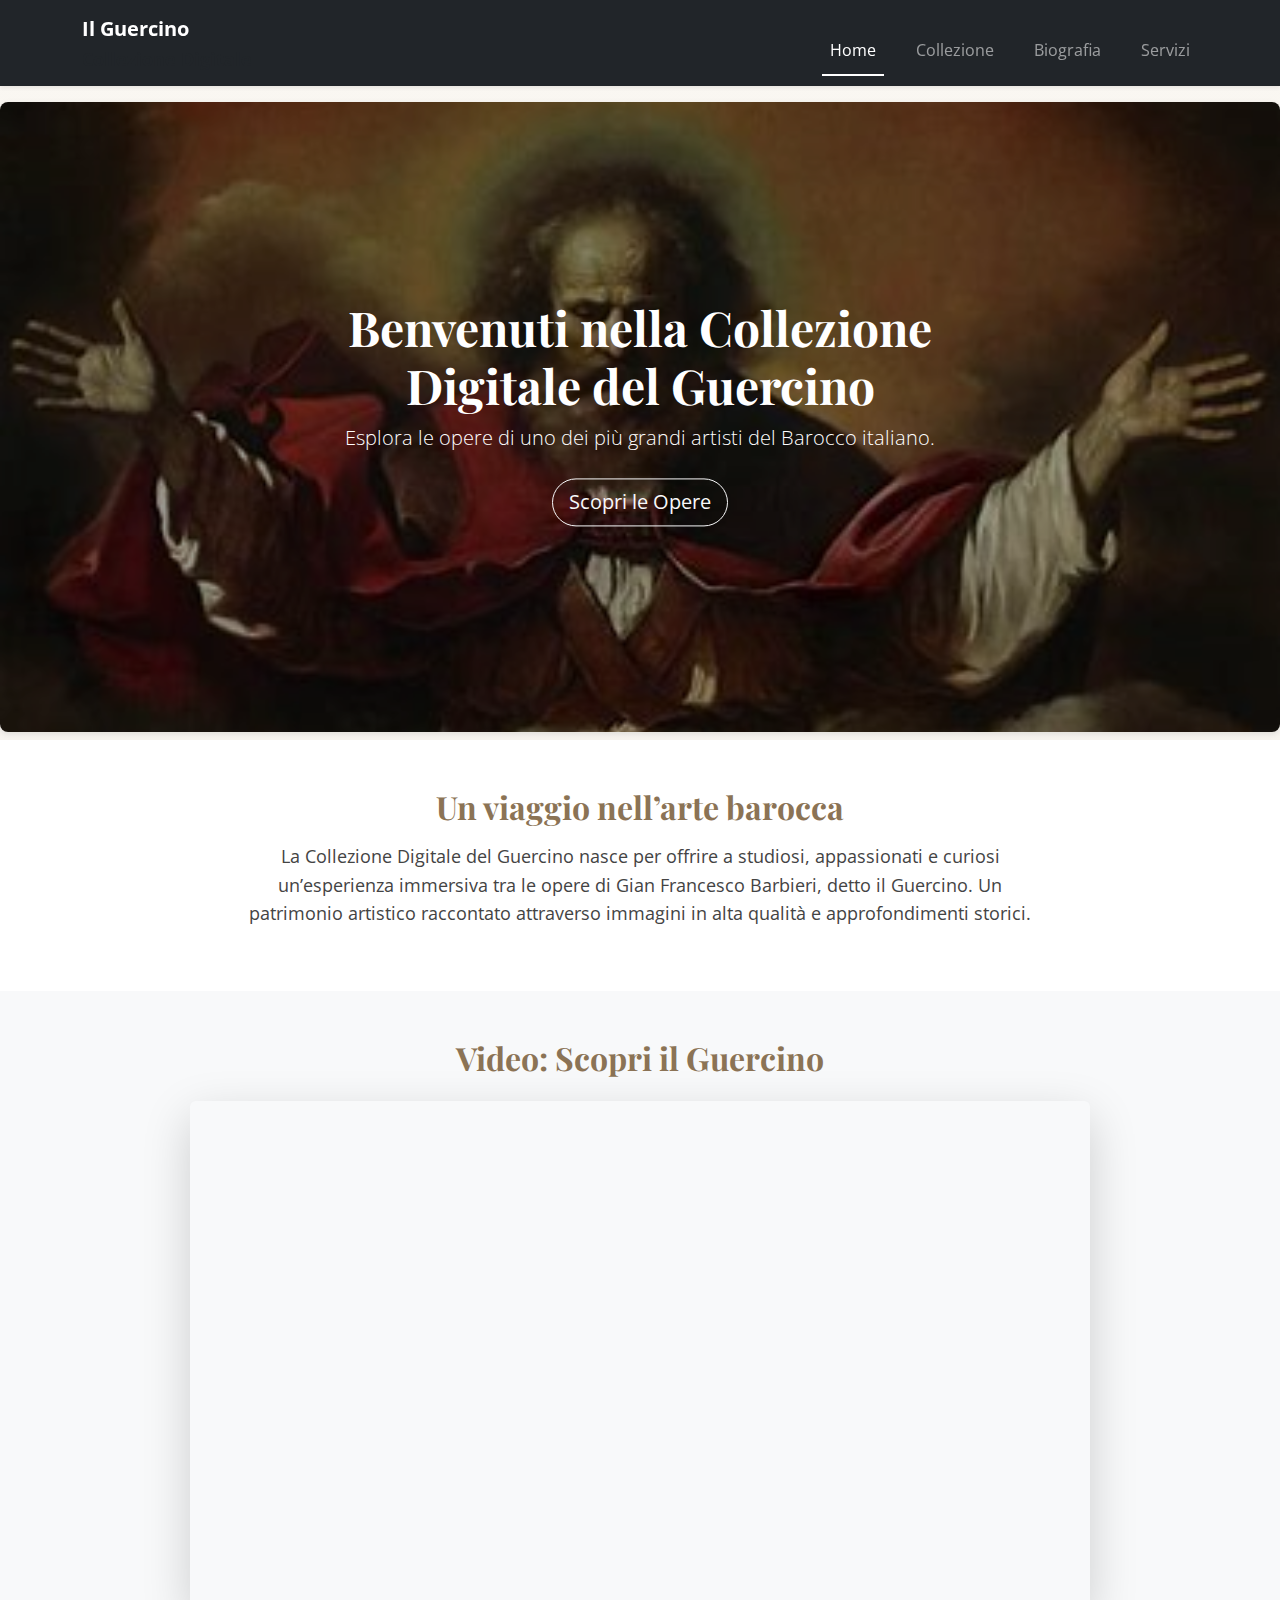
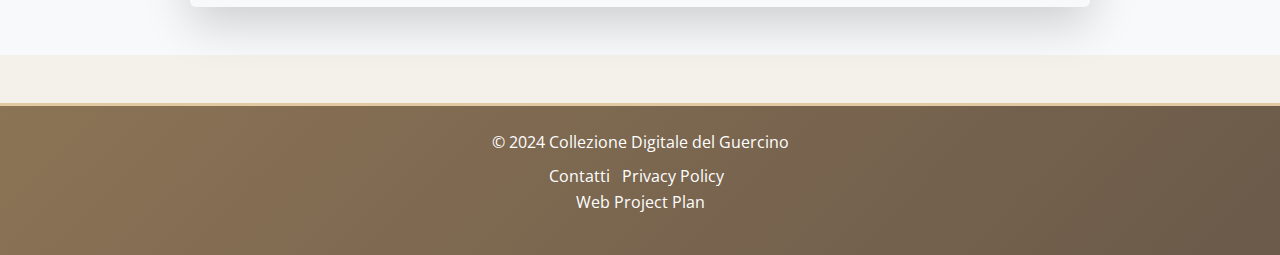
<file: Index.html>
<!DOCTYPE html>
<html lang="it">
<head>
  <meta charset="UTF-8" />
  <meta name="viewport" content="width=device-width, initial-scale=1.0" />
  <title>Il Guercino - Collezione Digitale</title>

  <link rel="icon" type="image/jpg" href="guercino.jpg" />
  <link href="https://cdn.jsdelivr.net/npm/bootstrap@5.3.3/dist/css/bootstrap.min.css" rel="stylesheet" />
  <link href="styles.css" rel="stylesheet" />
  <link rel="preconnect" href="https://fonts.googleapis.com" />
  <link rel="preconnect" href="https://fonts.gstatic.com" crossorigin />
  <link href="https://fonts.googleapis.com/css2?family=Playfair+Display:wght@500;700&family=Open+Sans:wght@400;600&display=swap" rel="stylesheet" />

  <meta name="description" content="Scopri le opere di Gian Francesco Barbieri, detto il Guercino, in questa collezione digitale.">
  <!-- Dublin Core Metadata -->
  <link rel="schema.DC" href="http://purl.org/dc/elements/1.1/" />
  <meta name="DC.Title" content="Collezione Digitale del Guercino" />
  <meta name="DC.Creator" content="Gian Francesco Barbieri, detto il Guercino" />
  <meta name="DC.Subject" content="Francesco Contri" />
  <meta name="DC.Description" content="Collezione digitale delle opere di Gian Francesco Barbieri, detto il Guercino, uno dei più importanti artisti del Barocco italiano." />
  <meta name="DC.Publisher" content="Collezione Digitale del Guercino" />
  <meta name="DC.Contributor" content="Studenti, Ricercatori, Appassionati d'arte" />
  <meta name="DC.Date" content="2024-12-15" />
  <meta name="DC.Type" content="Collezione Digitale" />
  <meta name="DC.Format" content="text/html" />
  <meta name="DC.Identifier" content="https://www.collezionedigitale-guercino.it/index.html" />
  <meta name="DC.Language" content="it" />
  <meta name="DC.Rights" content="Copyright © 2024 Collezione Digitale del Guercino. Tutti i diritti riservati." />
</head>

<body class="bg-light text-dark" style="font-family:'Open Sans', sans-serif;">

  <!-- Navbar -->
  <nav class="navbar navbar-expand-lg navbar-dark bg-dark shadow-sm sticky-top">
    <div class="container">
      <a class="navbar-brand fw-bold" href="index.html">
        Il Guercino <small class="d-block text-muted">Collezione Digitale</small>
      </a>
      <button class="navbar-toggler" type="button" data-bs-toggle="collapse" data-bs-target="#navbarNav">
        <span class="navbar-toggler-icon"></span>
      </button>
      <div class="collapse navbar-collapse justify-content-end" id="navbarNav">
        <ul class="navbar-nav">
          <li class="nav-item"><a class="nav-link active" href="index.html">Home</a></li>
          <li class="nav-item"><a class="nav-link" href="collezione.html">Collezione</a></li>
          <li class="nav-item"><a class="nav-link" href="biografia.html">Biografia</a></li>
          <li class="nav-item"><a class="nav-link" href="servizi.html">Servizi</a></li>
        </ul>
      </div>
    </div>
  </nav>

  <!-- Hero -->
  <section class="position-relative text-white text-center hero-section">
    <img src="home.jfif" class="img-fluid w-100" style="height: 70vh; object-fit: cover; filter: brightness(60%);" alt="Opera del Guercino">
    <div class="position-absolute top-50 start-50 translate-middle">
      <h1 class="display-5 fw-bold" style="font-family:'Playfair Display',serif;">Benvenuti nella Collezione Digitale del Guercino</h1>
      <p class="lead mb-4">Esplora le opere di uno dei più grandi artisti del Barocco italiano.</p>
      <a href="collezione.html" class="btn btn-outline-light btn-lg rounded-pill">Scopri le Opere</a>
    </div>
  </section>

  <!-- Intro -->
  <section class="py-5 bg-white text-center">
    <div class="container">
      <h2 class="mb-3 fw-bold" style="font-family:'Playfair Display',serif; color:#8B7355;">Un viaggio nell’arte barocca</h2>
      <p class="mx-auto" style="max-width:800px; font-size:1.1rem; color:#444;">
        La Collezione Digitale del Guercino nasce per offrire a studiosi, appassionati e curiosi
        un’esperienza immersiva tra le opere di Gian Francesco Barbieri, detto il Guercino.
        Un patrimonio artistico raccontato attraverso immagini in alta qualità e approfondimenti storici.
      </p>
    </div>
  </section>

  <!-- Sezione Video -->
  <section class="py-5 bg-light">
    <div class="container text-center">
      <h2 class="mb-4 fw-bold" style="font-family:'Playfair Display',serif; color:#8B7355;">Video: Scopri il Guercino</h2>
      <div class="ratio ratio-16x9 shadow-lg rounded overflow-hidden" style="max-width:900px; margin:0 auto;">
        <iframe
  src="https://www.youtube-nocookie.com/embed/EBA9XjqJN2c?autoplay=0&modestbranding=1&rel=0"
  title="Video Il Guercino"
  allow="accelerometer; autoplay; clipboard-write; encrypted-media; gyroscope; picture-in-picture"
  allowfullscreen
></iframe>

      </div>
    </div>
  </section>

  <!-- Footer -->
  <footer class="bg-dark text-white text-center py-4 mt-5">
    <div class="container">
      <p class="mb-2">&copy; 2024 Collezione Digitale del Guercino</p>
      <ul class="list-inline">
        <li class="list-inline-item"><a href="#" class="text-white text-decoration-none">Contatti</a></li>
        <li class="list-inline-item"><a href="#" class="text-white text-decoration-none">Privacy Policy</a></li>
        <li class="nav-item"><a class="nav-link" href="project-plan.html">Web Project Plan</a></li>
      </ul>
    </div>
  </footer>

  <script src="https://cdn.jsdelivr.net/npm/bootstrap@5.3.3/dist/js/bootstrap.bundle.min.js"></script>
</body>
</html>
</file>
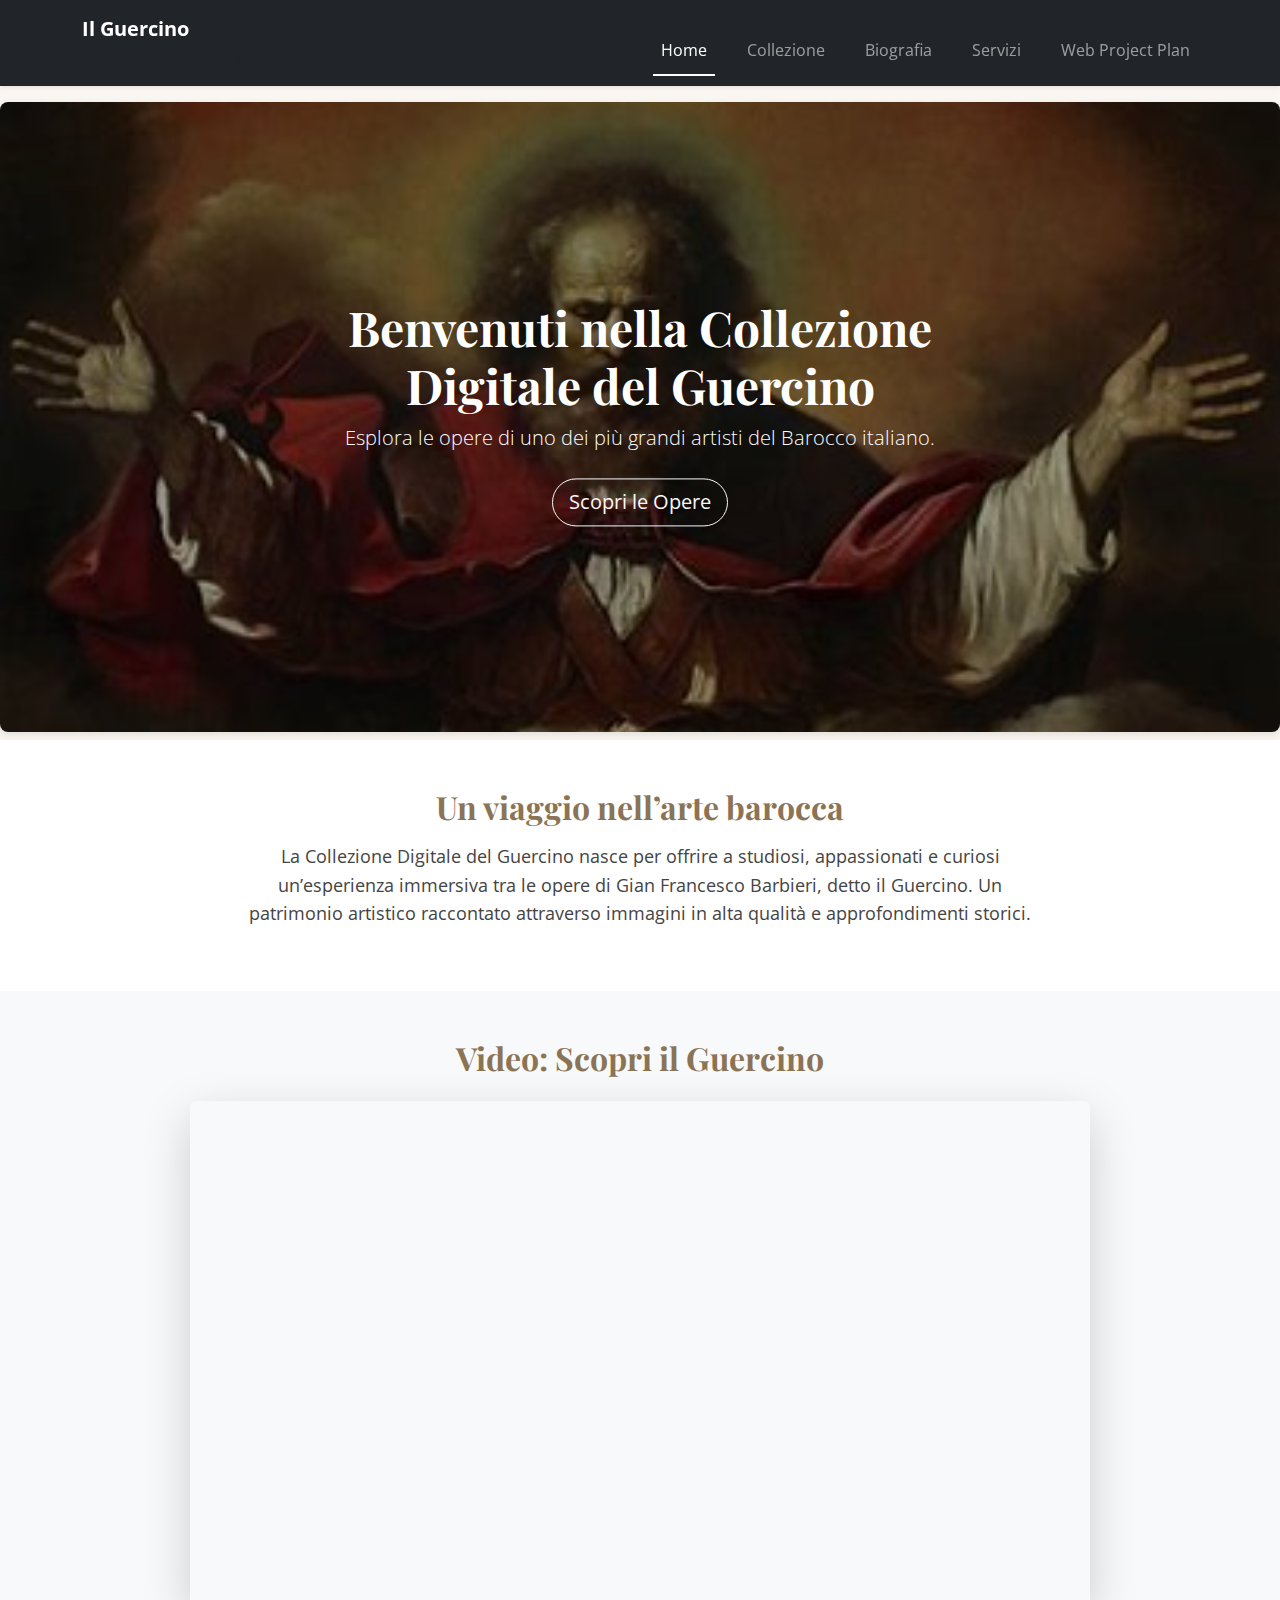
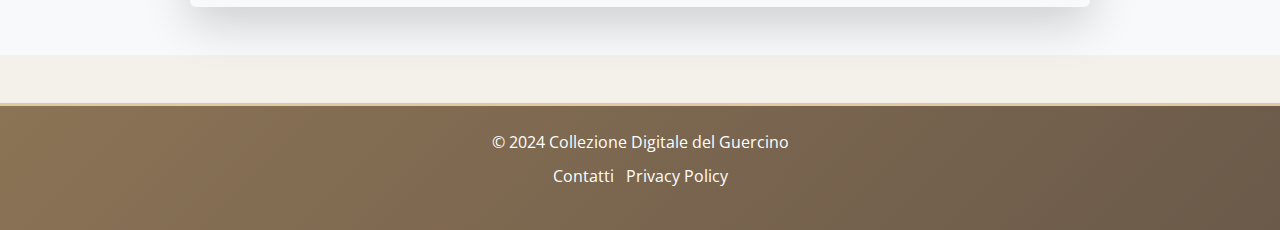
<file: index.html>
<!DOCTYPE html>
<html lang="it">
<head>
  <meta charset="UTF-8" />
  <meta name="viewport" content="width=device-width, initial-scale=1.0" />
  <title>Il Guercino - Collezione Digitale</title>

  <link rel="icon" type="image/jpg" href="guercino.jpg" />
  <link href="https://cdn.jsdelivr.net/npm/bootstrap@5.3.3/dist/css/bootstrap.min.css" rel="stylesheet" />
  <link href="styles.css" rel="stylesheet" />
  <link rel="preconnect" href="https://fonts.googleapis.com" />
  <link rel="preconnect" href="https://fonts.gstatic.com" crossorigin />
  <link href="https://fonts.googleapis.com/css2?family=Playfair+Display:wght@500;700&family=Open+Sans:wght@400;600&display=swap" rel="stylesheet" />

  <meta name="description" content="Scopri le opere di Gian Francesco Barbieri, detto il Guercino, in questa collezione digitale.">
  <!-- Dublin Core Metadata -->
  <link rel="schema.DC" href="http://purl.org/dc/elements/1.1/" />
  <meta name="DC.Title" content="Collezione Digitale del Guercino" />
  <meta name="DC.Creator" content="Gian Francesco Barbieri, detto il Guercino" />
  <meta name="DC.Subject" content="Francesco Contri" />
  <meta name="DC.Description" content="Collezione digitale delle opere di Gian Francesco Barbieri, detto il Guercino, uno dei più importanti artisti del Barocco italiano." />
  <meta name="DC.Publisher" content="Collezione Digitale del Guercino" />
  <meta name="DC.Contributor" content="Studenti, Ricercatori, Appassionati d'arte" />
  <meta name="DC.Date" content="2024-12-15" />
  <meta name="DC.Type" content="Collezione Digitale" />
  <meta name="DC.Format" content="text/html" />
  <meta name="DC.Identifier" content="https://www.collezionedigitale-guercino.it/index.html" />
  <meta name="DC.Language" content="it" />
  <meta name="DC.Rights" content="Copyright © 2024 Collezione Digitale del Guercino. Tutti i diritti riservati." />
</head>

<body class="bg-light text-dark" style="font-family:'Open Sans', sans-serif;">

  <!-- Navbar -->
  <nav class="navbar navbar-expand-lg navbar-dark bg-dark shadow-sm sticky-top">
    <div class="container">
      <a class="navbar-brand fw-bold" href="index.html">
        Il Guercino <small class="d-block text-muted">Collezione Digitale</small>
      </a>
      <button class="navbar-toggler" type="button" data-bs-toggle="collapse" data-bs-target="#navbarNav">
        <span class="navbar-toggler-icon"></span>
      </button>
      <div class="collapse navbar-collapse justify-content-end" id="navbarNav">
        <ul class="navbar-nav">
          <li class="nav-item"><a class="nav-link active" href="index.html">Home</a></li>
          <li class="nav-item"><a class="nav-link" href="collezione.html">Collezione</a></li>
          <li class="nav-item"><a class="nav-link" href="biografia.html">Biografia</a></li>
          <li class="nav-item"><a class="nav-link" href="servizi.html">Servizi</a></li>
          <li class="nav-item"><a class="nav-link" href="project-plan.html">Web Project Plan</a></li>
        </ul>
      </div>
    </div>
  </nav>

  <!-- Hero -->
  <section class="position-relative text-white text-center hero-section">
    <img src="home.jfif" class="img-fluid w-100" style="height: 70vh; object-fit: cover; filter: brightness(60%);" alt="Opera del Guercino">
    <div class="position-absolute top-50 start-50 translate-middle">
      <h1 class="display-5 fw-bold" style="font-family:'Playfair Display',serif;">Benvenuti nella Collezione Digitale del Guercino</h1>
      <p class="lead mb-4">Esplora le opere di uno dei più grandi artisti del Barocco italiano.</p>
      <a href="collezione.html" class="btn btn-outline-light btn-lg rounded-pill">Scopri le Opere</a>
    </div>
  </section>

  <!-- Intro -->
  <section class="py-5 bg-white text-center">
    <div class="container">
      <h2 class="mb-3 fw-bold" style="font-family:'Playfair Display',serif; color:#8B7355;">Un viaggio nell’arte barocca</h2>
      <p class="mx-auto" style="max-width:800px; font-size:1.1rem; color:#444;">
        La Collezione Digitale del Guercino nasce per offrire a studiosi, appassionati e curiosi
        un’esperienza immersiva tra le opere di Gian Francesco Barbieri, detto il Guercino.
        Un patrimonio artistico raccontato attraverso immagini in alta qualità e approfondimenti storici.
      </p>
    </div>
  </section>

  <!-- Sezione Video -->
  <section class="py-5 bg-light">
    <div class="container text-center">
      <h2 class="mb-4 fw-bold" style="font-family:'Playfair Display',serif; color:#8B7355;">Video: Scopri il Guercino</h2>
      <div class="ratio ratio-16x9 shadow-lg rounded overflow-hidden" style="max-width:900px; margin:0 auto;">
        <iframe
  src="https://www.youtube-nocookie.com/embed/EBA9XjqJN2c?autoplay=0&modestbranding=1&rel=0"
  title="Video Il Guercino"
  allow="accelerometer; autoplay; clipboard-write; encrypted-media; gyroscope; picture-in-picture"
  allowfullscreen
></iframe>

      </div>
    </div>
  </section>

  <!-- Footer -->
  <footer class="bg-dark text-white text-center py-4 mt-5">
    <div class="container">
      <p class="mb-2">&copy; 2024 Collezione Digitale del Guercino</p>
      <ul class="list-inline">
        <li class="list-inline-item"><a href="#" class="text-white text-decoration-none">Contatti</a></li>
        <li class="list-inline-item"><a href="#" class="text-white text-decoration-none">Privacy Policy</a></li>
      </ul>
    </div>
  </footer>

  <script src="https://cdn.jsdelivr.net/npm/bootstrap@5.3.3/dist/js/bootstrap.bundle.min.js"></script>
</body>
</html>
</file>
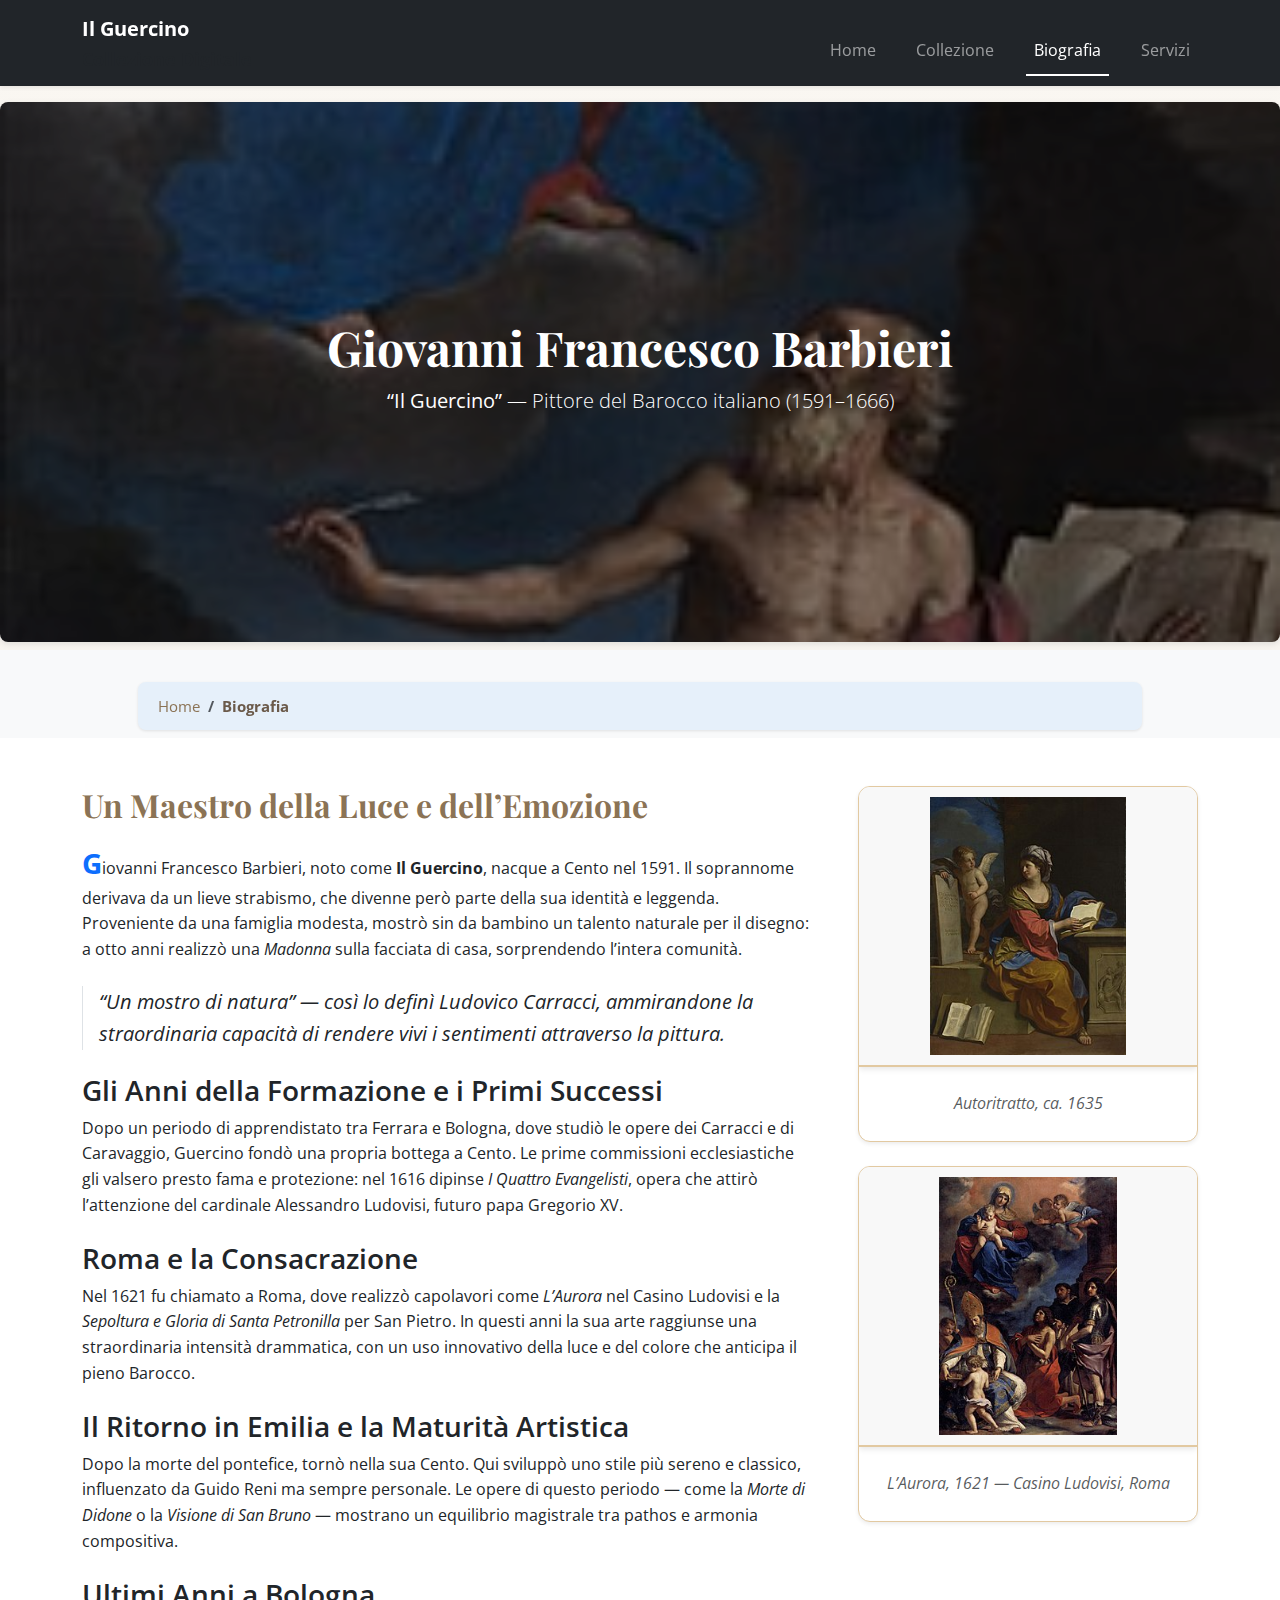
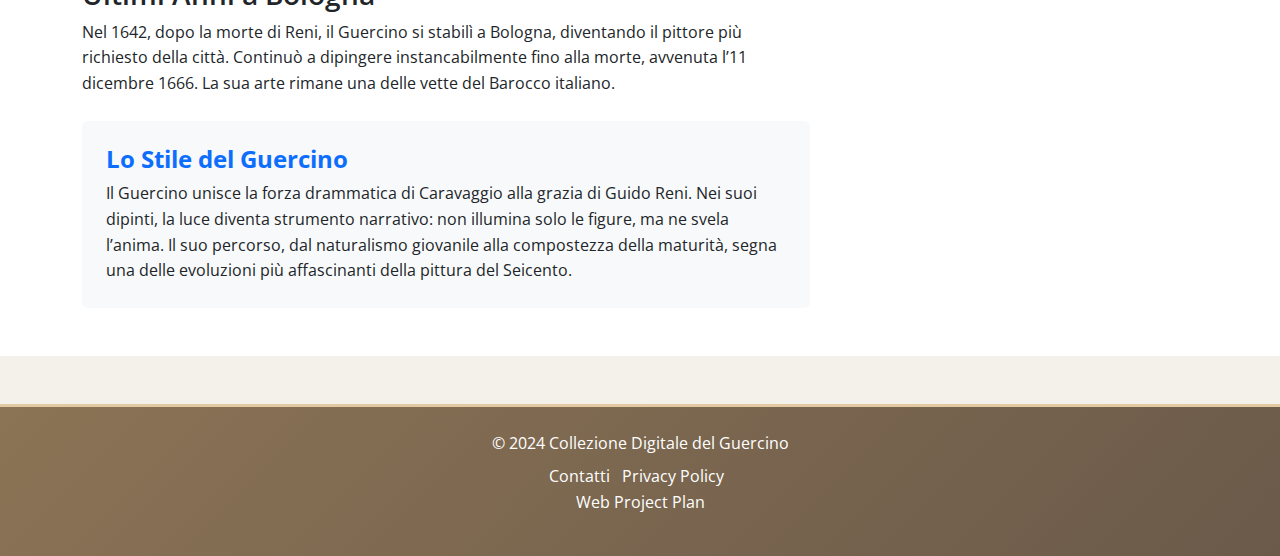
<file: biografia.html>
<!DOCTYPE html>
<html lang="it">
<head>
  <meta charset="UTF-8">
  <meta name="viewport" content="width=device-width, initial-scale=1.0">
  <title>Biografia - Il Guercino</title>

  <link rel="icon" type="image/jpg" href="guercino.jpg">
  <link href="https://cdn.jsdelivr.net/npm/bootstrap@5.3.3/dist/css/bootstrap.min.css" rel="stylesheet">
  <link rel="stylesheet" href="styles.css">

  <!-- Font -->
  <link rel="preconnect" href="https://fonts.googleapis.com">
  <link rel="preconnect" href="https://fonts.gstatic.com" crossorigin>
  <link href="https://fonts.googleapis.com/css2?family=Playfair+Display:wght@500;700&family=Open+Sans:wght@400;600&display=swap" rel="stylesheet">

  <!-- Dublin Core Metadata -->
  <link rel="schema.DC" href="http://purl.org/dc/elements/1.1/" />
  <meta name="DC.Title" content="Collezione Digitale del Guercino" />
  <meta name="DC.Creator" content="Gian Francesco Barbieri, detto il Guercino" />
  <meta name="DC.Subject" content="Francesco Contri" />
  <meta name="DC.Description" content="Collezione digitale delle opere di Gian Francesco Barbieri, detto il Guercino, uno dei più importanti artisti del Barocco italiano." />
  <meta name="DC.Publisher" content="Collezione Digitale del Guercino" />
  <meta name="DC.Date" content="2024-12-15" />
  <meta name="DC.Language" content="it" />
</head>

<body class="bg-light text-dark" style="font-family:'Open Sans', sans-serif;">

  <!-- Navbar -->
  <nav class="navbar navbar-expand-lg navbar-dark bg-dark shadow-sm sticky-top">
    <div class="container">
      <a class="navbar-brand fw-bold" href="index.html">
        Il Guercino <small class="d-block text-muted">Collezione Digitale</small>
      </a>
      <button class="navbar-toggler" type="button" data-bs-toggle="collapse" data-bs-target="#navbarNav">
        <span class="navbar-toggler-icon"></span>
      </button>
      <div class="collapse navbar-collapse justify-content-end" id="navbarNav">
        <ul class="navbar-nav">
          <li class="nav-item"><a class="nav-link" href="index.html">Home</a></li>
          <li class="nav-item"><a class="nav-link" href="collezione.html">Collezione</a></li>
          <li class="nav-item"><a class="nav-link active" href="biografia.html">Biografia</a></li>
          <li class="nav-item"><a class="nav-link" href="servizi.html">Servizi</a></li>
        </ul>
      </div>
    </div>
  </nav>

  <!-- Hero Biografia -->
  <section class="position-relative text-white text-center">
    <img src="imgbio1.jpg" class="img-fluid w-100" style="height: 60vh; object-fit: cover; filter: brightness(60%);" alt="Ritratto del Guercino">
    <div class="position-absolute top-50 start-50 translate-middle">
      <h1 class="fw-bold display-5" style="font-family:'Playfair Display', serif;">Giovanni Francesco Barbieri</h1>
      <p class="lead mb-0"><strong>“Il Guercino”</strong> — Pittore del Barocco italiano (1591–1666)</p>
    </div>
  </section>

  <!-- Breadcrumb -->
  <nav aria-label="breadcrumb" class="bg-light py-2">
    <div class="container">
      <ol class="breadcrumb mb-0">
        <li class="breadcrumb-item"><a href="index.html" class="text-decoration-none">Home</a></li>
        <li class="breadcrumb-item active" aria-current="page">Biografia</li>
      </ol>
    </div>
  </nav>

  <!-- Contenuto Biografia -->
  <section class="py-5 bg-white">
    <div class="container">
      <div class="row g-5 align-items-start">
        
        <!-- Testo principale -->
        <div class="col-lg-8">
          <article>
            <h2 class="fw-bold mb-3" style="font-family:'Playfair Display', serif; color:#8B7355;">Un Maestro della Luce e dell’Emozione</h2>

            <p><span class="fs-3 fw-bold text-primary">G</span>iovanni Francesco Barbieri, noto come <strong>Il Guercino</strong>, nacque a Cento nel 1591. Il soprannome derivava da un lieve strabismo, che divenne però parte della sua identità e leggenda. Proveniente da una famiglia modesta, mostrò sin da bambino un talento naturale per il disegno: a otto anni realizzò una <em>Madonna</em> sulla facciata di casa, sorprendendo l’intera comunità.</p>

            <blockquote class="blockquote border-start ps-3 my-4">
              <p class="mb-0 fst-italic">“Un mostro di natura” — così lo definì Ludovico Carracci, ammirandone la straordinaria capacità di rendere vivi i sentimenti attraverso la pittura.</p>
            </blockquote>

            <h3 class="fw-semibold mt-4">Gli Anni della Formazione e i Primi Successi</h3>
            <p>Dopo un periodo di apprendistato tra Ferrara e Bologna, dove studiò le opere dei Carracci e di Caravaggio, Guercino fondò una propria bottega a Cento. Le prime commissioni ecclesiastiche gli valsero presto fama e protezione: nel 1616 dipinse <em>I Quattro Evangelisti</em>, opera che attirò l’attenzione del cardinale Alessandro Ludovisi, futuro papa Gregorio XV.</p>

            <h3 class="fw-semibold mt-4">Roma e la Consacrazione</h3>
            <p>Nel 1621 fu chiamato a Roma, dove realizzò capolavori come <em>L’Aurora</em> nel Casino Ludovisi e la <em>Sepoltura e Gloria di Santa Petronilla</em> per San Pietro. In questi anni la sua arte raggiunse una straordinaria intensità drammatica, con un uso innovativo della luce e del colore che anticipa il pieno Barocco.</p>

            <h3 class="fw-semibold mt-4">Il Ritorno in Emilia e la Maturità Artistica</h3>
            <p>Dopo la morte del pontefice, tornò nella sua Cento. Qui sviluppò uno stile più sereno e classico, influenzato da Guido Reni ma sempre personale. Le opere di questo periodo — come la <em>Morte di Didone</em> o la <em>Visione di San Bruno</em> — mostrano un equilibrio magistrale tra pathos e armonia compositiva.</p>

            <h3 class="fw-semibold mt-4">Ultimi Anni a Bologna</h3>
            <p>Nel 1642, dopo la morte di Reni, il Guercino si stabilì a Bologna, diventando il pittore più richiesto della città. Continuò a dipingere instancabilmente fino alla morte, avvenuta l’11 dicembre 1666. La sua arte rimane una delle vette del Barocco italiano.</p>

            <div class="bg-light p-4 rounded mt-4">
              <h4 class="fw-bold mb-2 text-primary">Lo Stile del Guercino</h4>
              <p class="mb-0">Il Guercino unisce la forza drammatica di Caravaggio alla grazia di Guido Reni. Nei suoi dipinti, la luce diventa strumento narrativo: non illumina solo le figure, ma ne svela l’anima. Il suo percorso, dal naturalismo giovanile alla compostezza della maturità, segna una delle evoluzioni più affascinanti della pittura del Seicento.</p>
            </div>
          </article>
        </div>

        <!-- Galleria laterale -->
        <aside class="col-lg-4">
          <div class="card shadow-sm mb-4">
            <img src="imgbio2.jpg" class="card-img-top" alt="Autoritratto del Guercino">
            <div class="card-body text-center">
              <figcaption class="fst-italic text-muted"><em>Autoritratto</em>, ca. 1635</figcaption>
            </div>
          </div>

          <div class="card shadow-sm">
            <img src="imgbio3.jpg" class="card-img-top" alt="L'Aurora del Guercino">
            <div class="card-body text-center">
              <figcaption class="fst-italic text-muted"><em>L’Aurora</em>, 1621 — Casino Ludovisi, Roma</figcaption>
            </div>
          </div>
        </aside>

      </div>
    </div>
  </section>

  <!-- Footer -->
  <footer class="bg-dark text-white text-center py-4 mt-5">
    <div class="container">
      <p class="mb-2">&copy; 2024 Collezione Digitale del Guercino</p>
      <ul class="list-inline">
        <li class="list-inline-item"><a href="#" class="text-white text-decoration-none">Contatti</a></li>
        <li class="list-inline-item"><a href="#" class="text-white text-decoration-none">Privacy Policy</a></li>
        <li class="nav-item"><a class="nav-link" href="project-plan.html">Web Project Plan</a></li>
      </ul>
    </div>
  </footer>

  <script src="https://cdn.jsdelivr.net/npm/bootstrap@5.3.3/dist/js/bootstrap.bundle.min.js"></script>
</body>
</html>
</file>
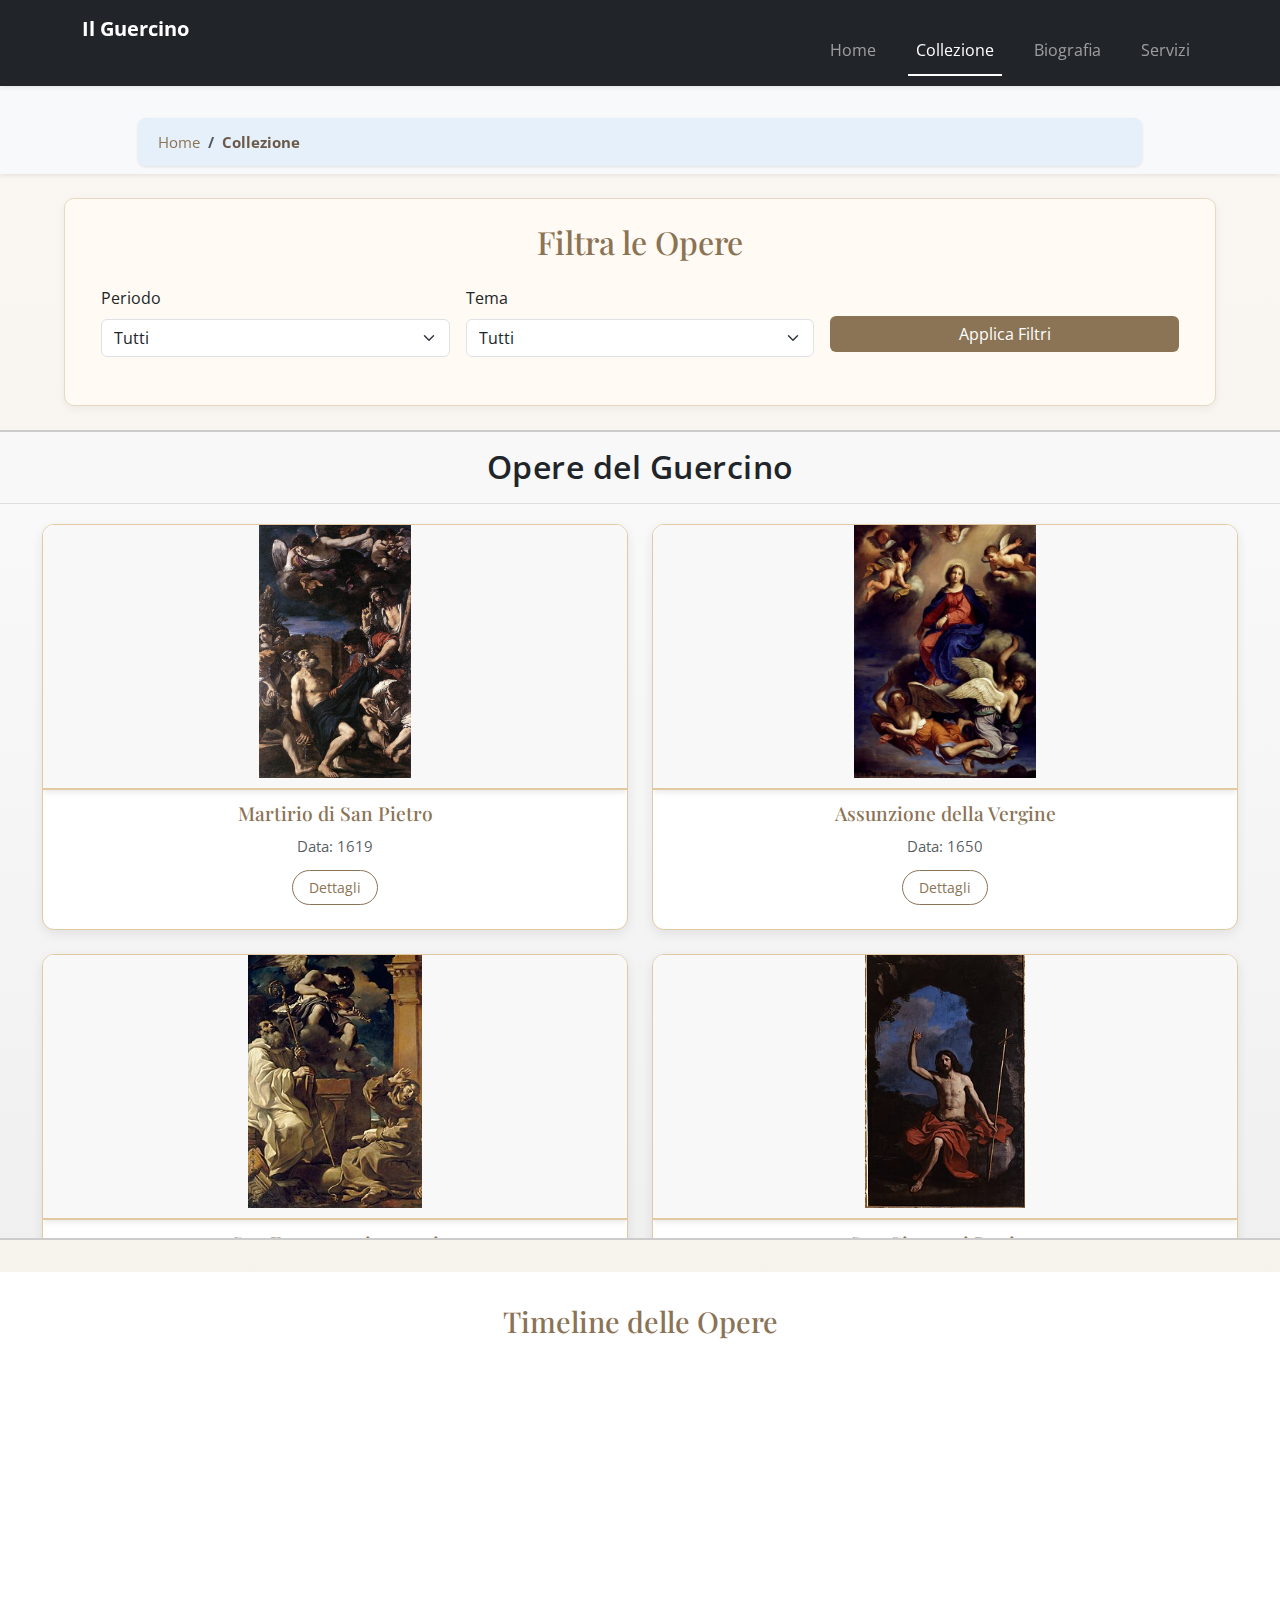
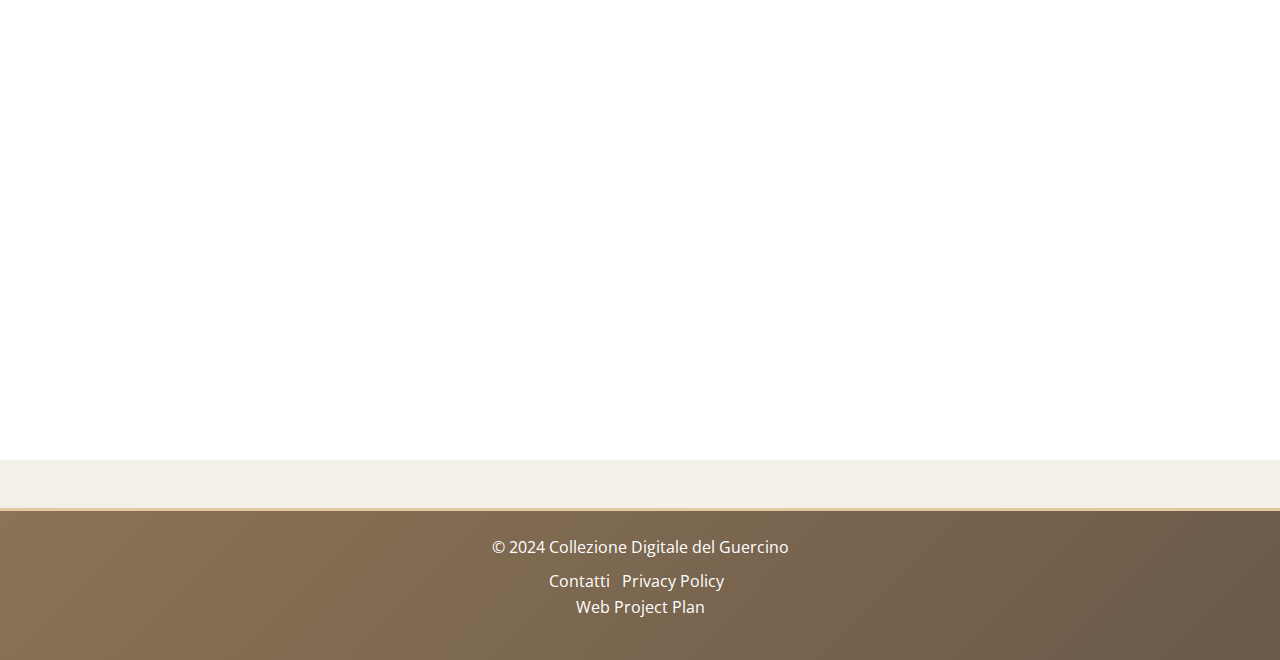
<file: collezione.html>
<!DOCTYPE html>
<html lang="it">
<head>
  <meta charset="UTF-8">
  <meta name="viewport" content="width=device-width, initial-scale=1.0">
  <title>Collezione - Il Guercino</title>

  <link rel="icon" type="image/jpg" href="guercino.jpg">
  <link href="https://cdn.jsdelivr.net/npm/bootstrap@5.3.3/dist/css/bootstrap.min.css" rel="stylesheet">
  <link rel="stylesheet" href="styles.css">

  <!-- Font -->
  <link rel="preconnect" href="https://fonts.googleapis.com">
  <link rel="preconnect" href="https://fonts.gstatic.com" crossorigin>
  <link href="https://fonts.googleapis.com/css2?family=Playfair+Display:wght@500;700&family=Open+Sans:wght@400;600&display=swap" rel="stylesheet">

  <!-- Metadati Dublin Core -->
  <link rel="schema.DC" href="http://purl.org/dc/elements/1.1/" />
  <meta name="DC.Title" content="Collezione Digitale del Guercino" />
  <meta name="DC.Creator" content="Gian Francesco Barbieri, detto il Guercino" />
  <meta name="DC.Subject" content="Francesco Contri" />
  <meta name="DC.Description" content="Collezione digitale delle opere di Gian Francesco Barbieri, detto il Guercino, uno dei più importanti artisti del Barocco italiano." />
  <meta name="DC.Publisher" content="Collezione Digitale del Guercino" />
  <meta name="DC.Contributor" content="Studenti, Ricercatori, Appassionati d'arte" />
  <meta name="DC.Date" content="2024-12-15" />
  <meta name="DC.Type" content="Collezione Digitale" />
  <meta name="DC.Format" content="text/html" />
  <meta name="DC.Identifier" content="https://www.collezionedigitale-guercino.it/collezione.html" />
  <meta name="DC.Language" content="it" />
  <meta name="DC.Rights" content="Copyright © 2024 Collezione Digitale del Guercino. Tutti i diritti riservati." />
</head>

<body class="bg-light text-dark" style="font-family:'Open Sans', sans-serif;">

  <!-- Navbar -->
  <nav class="navbar navbar-expand-lg navbar-dark bg-dark shadow-sm sticky-top">
    <div class="container">
      <a class="navbar-brand fw-bold" href="index.html">
        Il Guercino <small class="d-block text-muted">Collezione Digitale</small>
      </a>
      <button class="navbar-toggler" type="button" data-bs-toggle="collapse" data-bs-target="#navbarNav">
        <span class="navbar-toggler-icon"></span>
      </button>
      <div class="collapse navbar-collapse justify-content-end" id="navbarNav">
        <ul class="navbar-nav">
          <li class="nav-item"><a class="nav-link" href="index.html">Home</a></li>
          <li class="nav-item"><a class="nav-link active" href="collezione.html">Collezione</a></li>
          <li class="nav-item"><a class="nav-link" href="biografia.html">Biografia</a></li>
          <li class="nav-item"><a class="nav-link" href="servizi.html">Servizi</a></li>
          
        </ul>
      </div>
    </div>
  </nav>

  
  <!-- Breadcrumb -->
  <nav aria-label="breadcrumb" class="bg-light py-2 shadow-sm">
    <div class="container">
      <ol class="breadcrumb mb-0">
        <li class="breadcrumb-item"><a href="index.html" class="text-decoration-none">Home</a></li>
        <li class="breadcrumb-item active" aria-current="page">Collezione</li>
      </ol>
    </div>
  </nav>

  <!-- Filtri di Ricerca -->
  <section class="filtri">

        <h2>Filtra le Opere</h2>
        <form class="container my-4">
  <div class="row g-3 align-items-center">
    <div class="col-md-4">
      <label for="periodo" class="form-label">Periodo</label>
      <select id="periodo" class="form-select" name="periodo">
        <option value="tutti">Tutti</option>
        <option value="giovanili">Opere Giovanili</option>
      </select>
    </div>
    <div class="col-md-4">
      <label for="tema" class="form-label">Tema</label>
      <select id="tema" class="form-select" name="tema">
        <option value="tutti">Tutti</option>
        <option value="sacra">Arte Sacra</option>
      </select>
    </div>
    <div class="col-md-4">
      <button type="submit" class="btn btn-primary w-100 mt-4">Applica Filtri</button>
    </div>
  </div>
</form>

    </section>

   <!-- Sezione Opere -->
<section class="opere-container">
  <h2 class="text-center py-3 m-0 sticky-title">Opere del Guercino</h2>

  <!-- Area con scroll indipendente -->
  <div class="opere-scroll">
    <div class="container-fluid">
      <div class="row g-4 justify-content-center">

        <!-- Opera 1 -->
        <div class="col-12 col-md-6">
          <div class="card opera-card text-center">
            <div class="img-container">
              <img src="img2.jfif" alt="Martirio di San Pietro">
            </div>
            <div class="card-body">
              <h6 class="card-title">Martirio di San Pietro</h6>
              <p class="card-text small text-muted">Data: 1619</p>
              <a href="opera2.html" class="btn btn-outline-primary btn-sm">Dettagli</a>
            </div>
          </div>
        </div>

        <!-- Opera 2 -->
        <div class="col-12 col-md-6">
          <div class="card opera-card text-center">
            <div class="img-container">
              <img src="img1.jfif" alt="Assunzione della Vergine">
            </div>
            <div class="card-body">
              <h6 class="card-title">Assunzione della Vergine</h6>
              <p class="card-text small text-muted">Data: 1650</p>
              <a href="opera1.html" class="btn btn-outline-primary btn-sm">Dettagli</a>
            </div>
          </div>
        </div>

        <!-- Opera 3 -->
        <div class="col-12 col-md-6">
          <div class="card opera-card text-center">
            <div class="img-container">
              <img src="img3.jpg" alt="San Francesco in estasi">
            </div>
            <div class="card-body">
              <h6 class="card-title">San Francesco in estasi</h6>
              <p class="card-text small text-muted">Data: 1620</p>
              <a href="opera3.html" class="btn btn-outline-primary btn-sm">Dettagli</a>
            </div>
          </div>
        </div>

        <!-- Opera 4 -->
        <div class="col-12 col-md-6">
          <div class="card opera-card text-center">
            <div class="img-container">
              <img src="img4.jpg" alt="San Giovanni Battista">
            </div>
            <div class="card-body">
              <h6 class="card-title">San Giovanni Battista</h6>
              <p class="card-text small text-muted">Data: 1650</p>
              <a href="opera4.html" class="btn btn-outline-primary btn-sm">Dettagli</a>
            </div>
          </div>
        </div>

      </div>
    </div>
  </div>
</section>


    <!-- Timeline Interattiva di KnightLab -->
    <section class="timeline">
        <h2>Timeline delle Opere</h2>
        <iframe src='https://cdn.knightlab.com/libs/timeline3/latest/embed/index.html?source=v2:2PACX-1vRIfXADQ3dC_Vll6cCE5Wfuym5V16t8xgdX0El7AZRvATryDtMgGYx15TtmkySwPJJeKbxBL_43bbhR&font=Default&lang=en&initial_zoom=2&height=650' width='100%' height='650' webkitallowfullscreen mozallowfullscreen allowfullscreen frameborder='0'></iframe>    </section>

    <!-- Footer -->
   <footer class="bg-dark text-white py-4 mt-5">
  <div class="container text-center">
    <p class="mb-2">&copy; 2024 Collezione Digitale del Guercino</p>
    <ul class="list-inline">
      <li class="list-inline-item"><a href="#" class="text-white text-decoration-none">Contatti</a></li>
      <li class="list-inline-item"><a href="#" class="text-white text-decoration-none">Privacy Policy</a></li>
      <li class="nav-item"><a class="nav-link" href="project-plan.html">Web Project Plan</a></li>
    </ul>
  </div>
</footer>

</body>
</html>
</file>
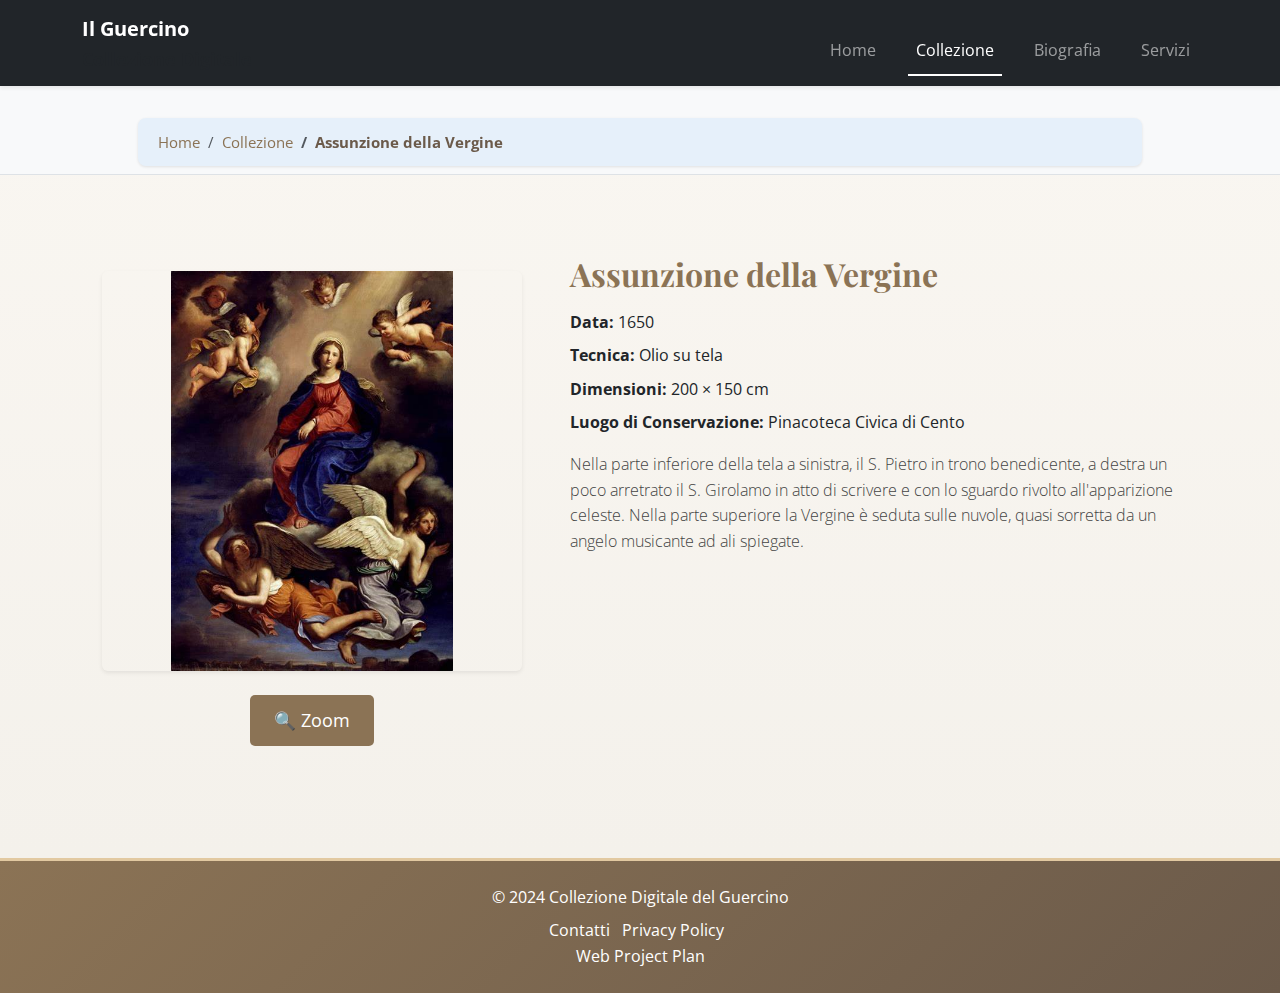
<file: opera1.html>
<!DOCTYPE html>
<html lang="it">
<head>
  <meta charset="UTF-8">
  <meta name="viewport" content="width=device-width, initial-scale=1.0">
  <title>Assunzione della Vergine - Il Guercino</title>

  <link rel="icon" type="image/jpg" href="guercino.jpg">
  <link href="https://cdn.jsdelivr.net/npm/bootstrap@5.3.3/dist/css/bootstrap.min.css" rel="stylesheet">
  <link rel="stylesheet" href="styles.css">
  <script src="script.js" defer></script>

  <link rel="preconnect" href="https://fonts.googleapis.com">
  <link rel="preconnect" href="https://fonts.gstatic.com" crossorigin>
  <link href="https://fonts.googleapis.com/css2?family=Playfair+Display:wght@500;700&family=Open+Sans:wght@400;600&display=swap" rel="stylesheet">
</head>

<body class="bg-light text-dark" style="font-family:'Open Sans', sans-serif;">

  <!-- Navbar -->
  <nav class="navbar navbar-expand-lg navbar-dark bg-dark shadow-sm sticky-top">
    <div class="container">
      <a class="navbar-brand fw-bold" href="index.html">
        Il Guercino <small class="d-block text-muted">Collezione Digitale</small>
      </a>
      <button class="navbar-toggler" type="button" data-bs-toggle="collapse" data-bs-target="#navbarNav">
        <span class="navbar-toggler-icon"></span>
      </button>
      <div class="collapse navbar-collapse justify-content-end" id="navbarNav">
        <ul class="navbar-nav">
          <li class="nav-item"><a class="nav-link" href="index.html">Home</a></li>
          <li class="nav-item"><a class="nav-link active" href="collezione.html">Collezione</a></li>
          <li class="nav-item"><a class="nav-link" href="biografia.html">Biografia</a></li>
          <li class="nav-item"><a class="nav-link" href="servizi.html">Servizi</a></li>
        </ul>
      </div>
    </div>
  </nav>

  <!-- Breadcrumb -->
  <nav aria-label="breadcrumb" class="bg-light py-2 border-bottom">
    <div class="container">
      <ol class="breadcrumb mb-0">
        <li class="breadcrumb-item"><a href="index.html" class="text-decoration-none">Home</a></li>
        <li class="breadcrumb-item"><a href="collezione.html" class="text-decoration-none">Collezione</a></li>
        <li class="breadcrumb-item active" aria-current="page">Assunzione della Vergine</li>
      </ol>
    </div>
  </nav>

  <!-- Sezione Opera -->
  <section class="dettagli-opera container py-5">
    <div class="row justify-content-center align-items-start g-5">
      <!-- Immagine -->
      <div class="col-md-5 text-center">
        <div class="opera-immagine mb-3">
          <img src="img1.jfif" alt="Assunzione della Vergine" class="img-fluid rounded shadow-sm" style="max-height:70vh; object-fit:contain;">
        </div>
        <button class="btn btn-outline-dark zoom">🔍 Zoom</button>
      </div>

      <!-- Info -->
      <div class="col-md-7">
        <h2 class="fw-bold mb-3" style="font-family:'Playfair Display', serif; color:#8B7355;">Assunzione della Vergine</h2>
        <p class="mb-2"><strong>Data:</strong> 1650</p>
        <p class="mb-2"><strong>Tecnica:</strong> Olio su tela</p>
        <p class="mb-2"><strong>Dimensioni:</strong> 200 × 150 cm</p>
        <p class="mb-3"><strong>Luogo di Conservazione:</strong> Pinacoteca Civica di Cento</p>

        <p class="lead" style="font-size:1rem; color:#444;">
          Nella parte inferiore della tela a sinistra, il S. Pietro in trono benedicente, a destra un poco arretrato
          il S. Girolamo in atto di scrivere e con lo sguardo rivolto all'apparizione celeste.
          Nella parte superiore la Vergine è seduta sulle nuvole, quasi sorretta da un angelo musicante ad ali spiegate.
        </p>
      </div>
    </div>
  </section>

  <!-- Footer -->
  <footer class="bg-dark text-white text-center py-4 mt-5">
    <div class="container">
      <p class="mb-2">&copy; 2024 Collezione Digitale del Guercino</p>
      <ul class="list-inline mb-0">
        <li class="list-inline-item"><a href="#" class="text-white text-decoration-none">Contatti</a></li>
        <li class="list-inline-item"><a href="#" class="text-white text-decoration-none">Privacy Policy</a></li>
        <li class="nav-item"><a class="nav-link" href="project-plan.html">Web Project Plan</a></li>
      </ul>
    </div>
  </footer>

  <script src="https://cdn.jsdelivr.net/npm/bootstrap@5.3.3/dist/js/bootstrap.bundle.min.js"></script>
</body>
</html>
</file>
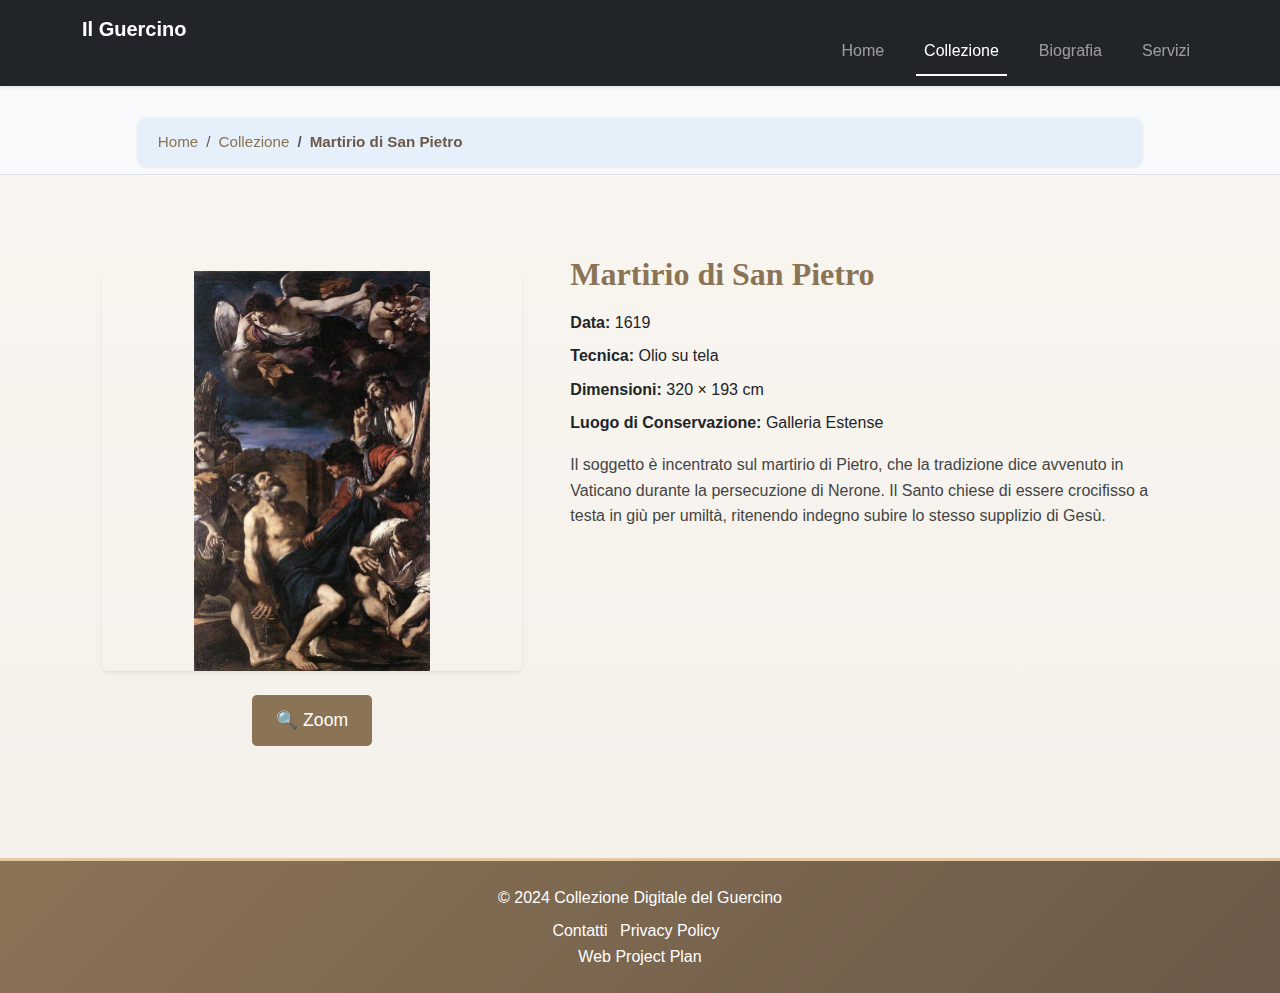
<file: opera2.html>
<!DOCTYPE html>
<html lang="it">
<head>
  <meta charset="UTF-8">
  <meta name="viewport" content="width=device-width, initial-scale=1.0">
  <title>Martirio di San Pietro - Il Guercino</title>

  <link rel="icon" type="image/jpg" href="guercino.jpg">
  <link href="https://cdn.jsdelivr.net/npm/bootstrap@5.3.3/dist/css/bootstrap.min.css" rel="stylesheet">
  <link rel="stylesheet" href="styles.css">
  <script src="script.js" defer></script>
</head>

<body class="bg-light text-dark" style="font-family:'Open Sans', sans-serif;">

  <!-- Navbar -->
  <nav class="navbar navbar-expand-lg navbar-dark bg-dark shadow-sm sticky-top">
    <div class="container">
      <a class="navbar-brand fw-bold" href="index.html">
        Il Guercino <small class="d-block text-muted">Collezione Digitale</small>
      </a>
      <button class="navbar-toggler" type="button" data-bs-toggle="collapse" data-bs-target="#navbarNav">
        <span class="navbar-toggler-icon"></span>
      </button>
      <div class="collapse navbar-collapse justify-content-end" id="navbarNav">
        <ul class="navbar-nav">
          <li class="nav-item"><a class="nav-link" href="index.html">Home</a></li>
          <li class="nav-item"><a class="nav-link active" href="collezione.html">Collezione</a></li>
          <li class="nav-item"><a class="nav-link" href="biografia.html">Biografia</a></li>
          <li class="nav-item"><a class="nav-link" href="servizi.html">Servizi</a></li>
        </ul>
      </div>
    </div>
  </nav>

  <!-- Breadcrumb -->
  <nav aria-label="breadcrumb" class="bg-light py-2 border-bottom">
    <div class="container">
      <ol class="breadcrumb mb-0">
        <li class="breadcrumb-item"><a href="index.html" class="text-decoration-none">Home</a></li>
        <li class="breadcrumb-item"><a href="collezione.html" class="text-decoration-none">Collezione</a></li>
        <li class="breadcrumb-item active" aria-current="page">Martirio di San Pietro</li>
      </ol>
    </div>
  </nav>

  <!-- Sezione Opera -->
  <section class="dettagli-opera container py-5">
    <div class="row justify-content-center align-items-start g-5">
      <div class="col-md-5 text-center">
        <div class="opera-immagine mb-3">
          <img src="img2.jfif" alt="Martirio di San Pietro" class="img-fluid rounded shadow-sm" style="max-height:70vh; object-fit:contain;">
        </div>
        <button class="btn btn-outline-dark zoom">🔍 Zoom</button>
      </div>

      <div class="col-md-7">
        <h2 class="fw-bold mb-3" style="font-family:'Playfair Display', serif; color:#8B7355;">Martirio di San Pietro</h2>
        <p class="mb-2"><strong>Data:</strong> 1619</p>
        <p class="mb-2"><strong>Tecnica:</strong> Olio su tela</p>
        <p class="mb-2"><strong>Dimensioni:</strong> 320 × 193 cm</p>
        <p class="mb-3"><strong>Luogo di Conservazione:</strong> Galleria Estense</p>

        <p class="lead" style="font-size:1rem; color:#444;">
          Il soggetto è incentrato sul martirio di Pietro, che la tradizione dice avvenuto in Vaticano durante la persecuzione di Nerone. Il Santo chiese di essere crocifisso a testa in giù per umiltà, ritenendo indegno subire lo stesso supplizio di Gesù.
        </p>
      </div>
    </div>
  </section>

  <footer class="bg-dark text-white text-center py-4 mt-5">
    <div class="container">
      <p class="mb-2">&copy; 2024 Collezione Digitale del Guercino</p>
      <ul class="list-inline mb-0">
        <li class="list-inline-item"><a href="#" class="text-white text-decoration-none">Contatti</a></li>
        <li class="list-inline-item"><a href="#" class="text-white text-decoration-none">Privacy Policy</a></li>
        <li class="nav-item"><a class="nav-link" href="project-plan.html">Web Project Plan</a></li>
      </ul>
    </div>
  </footer>

  <script src="https://cdn.jsdelivr.net/npm/bootstrap@5.3.3/dist/js/bootstrap.bundle.min.js"></script>
</body>
</html>
</file>
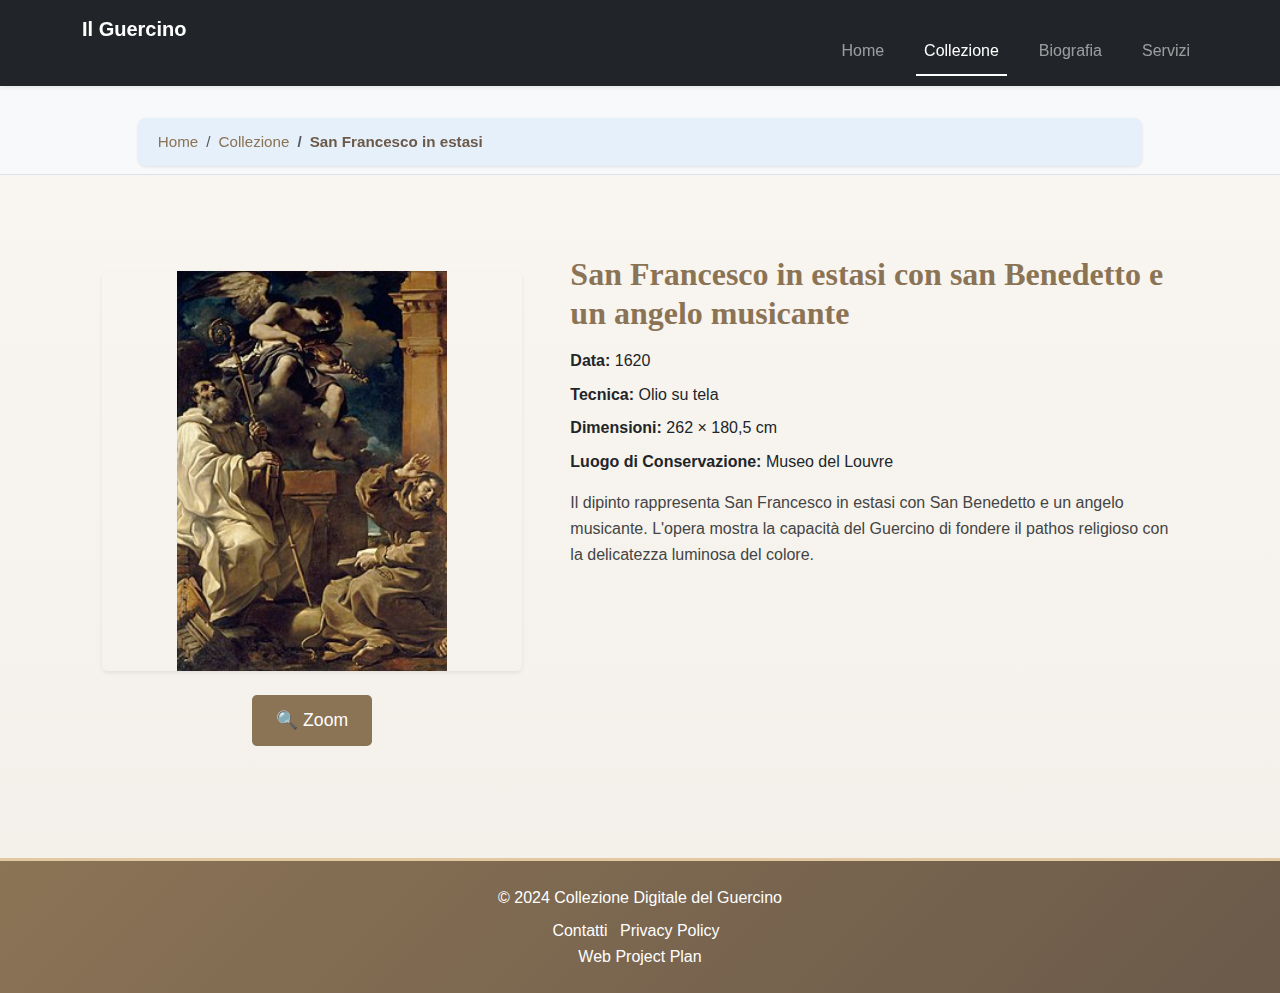
<file: opera3.html>
<!DOCTYPE html>
<html lang="it">
<head>
  <meta charset="UTF-8">
  <meta name="viewport" content="width=device-width, initial-scale=1.0">
  <title>San Francesco in estasi - Il Guercino</title>

  <link rel="icon" type="image/jpg" href="guercino.jpg">
  <link href="https://cdn.jsdelivr.net/npm/bootstrap@5.3.3/dist/css/bootstrap.min.css" rel="stylesheet">
  <link rel="stylesheet" href="styles.css">
  <script src="script.js" defer></script>
</head>

<body class="bg-light text-dark" style="font-family:'Open Sans', sans-serif;">

  <nav class="navbar navbar-expand-lg navbar-dark bg-dark shadow-sm sticky-top">
    <div class="container">
      <a class="navbar-brand fw-bold" href="index.html">
        Il Guercino <small class="d-block text-muted">Collezione Digitale</small>
      </a>
      <button class="navbar-toggler" type="button" data-bs-toggle="collapse" data-bs-target="#navbarNav">
        <span class="navbar-toggler-icon"></span>
      </button>
      <div class="collapse navbar-collapse justify-content-end" id="navbarNav">
        <ul class="navbar-nav">
          <li class="nav-item"><a class="nav-link" href="index.html">Home</a></li>
          <li class="nav-item"><a class="nav-link active" href="collezione.html">Collezione</a></li>
          <li class="nav-item"><a class="nav-link" href="biografia.html">Biografia</a></li>
          <li class="nav-item"><a class="nav-link" href="servizi.html">Servizi</a></li>
        </ul>
      </div>
    </div>
  </nav>

  <nav aria-label="breadcrumb" class="bg-light py-2 border-bottom">
    <div class="container">
      <ol class="breadcrumb mb-0">
        <li class="breadcrumb-item"><a href="index.html" class="text-decoration-none">Home</a></li>
        <li class="breadcrumb-item"><a href="collezione.html" class="text-decoration-none">Collezione</a></li>
        <li class="breadcrumb-item active" aria-current="page">San Francesco in estasi</li>
      </ol>
    </div>
  </nav>

  <section class="dettagli-opera container py-5">
    <div class="row justify-content-center align-items-start g-5">
      <div class="col-md-5 text-center">
        <div class="opera-immagine mb-3">
          <img src="img3.jpg" alt="San Francesco in estasi" class="img-fluid rounded shadow-sm" style="max-height:70vh; object-fit:contain;">
        </div>
        <button class="btn btn-outline-dark zoom">🔍 Zoom</button>
      </div>

      <div class="col-md-7">
        <h2 class="fw-bold mb-3" style="font-family:'Playfair Display', serif; color:#8B7355;">San Francesco in estasi con san Benedetto e un angelo musicante</h2>
        <p class="mb-2"><strong>Data:</strong> 1620</p>
        <p class="mb-2"><strong>Tecnica:</strong> Olio su tela</p>
        <p class="mb-2"><strong>Dimensioni:</strong> 262 × 180,5 cm</p>
        <p class="mb-3"><strong>Luogo di Conservazione:</strong> Museo del Louvre</p>

        <p class="lead" style="font-size:1rem; color:#444;">
          Il dipinto rappresenta San Francesco in estasi con San Benedetto e un angelo musicante. L'opera mostra la capacità del Guercino di fondere il pathos religioso con la delicatezza luminosa del colore.
        </p>
      </div>
    </div>
  </section>

  <footer class="bg-dark text-white text-center py-4 mt-5">
    <div class="container">
      <p class="mb-2">&copy; 2024 Collezione Digitale del Guercino</p>
      <ul class="list-inline mb-0">
        <li class="list-inline-item"><a href="#" class="text-white text-decoration-none">Contatti</a></li>
        <li class="list-inline-item"><a href="#" class="text-white text-decoration-none">Privacy Policy</a></li>
        <li class="nav-item"><a class="nav-link" href="project-plan.html">Web Project Plan</a></li>
      </ul>
    </div>
  </footer>

  <script src="https://cdn.jsdelivr.net/npm/bootstrap@5.3.3/dist/js/bootstrap.bundle.min.js"></script>
</body>
</html>
</file>
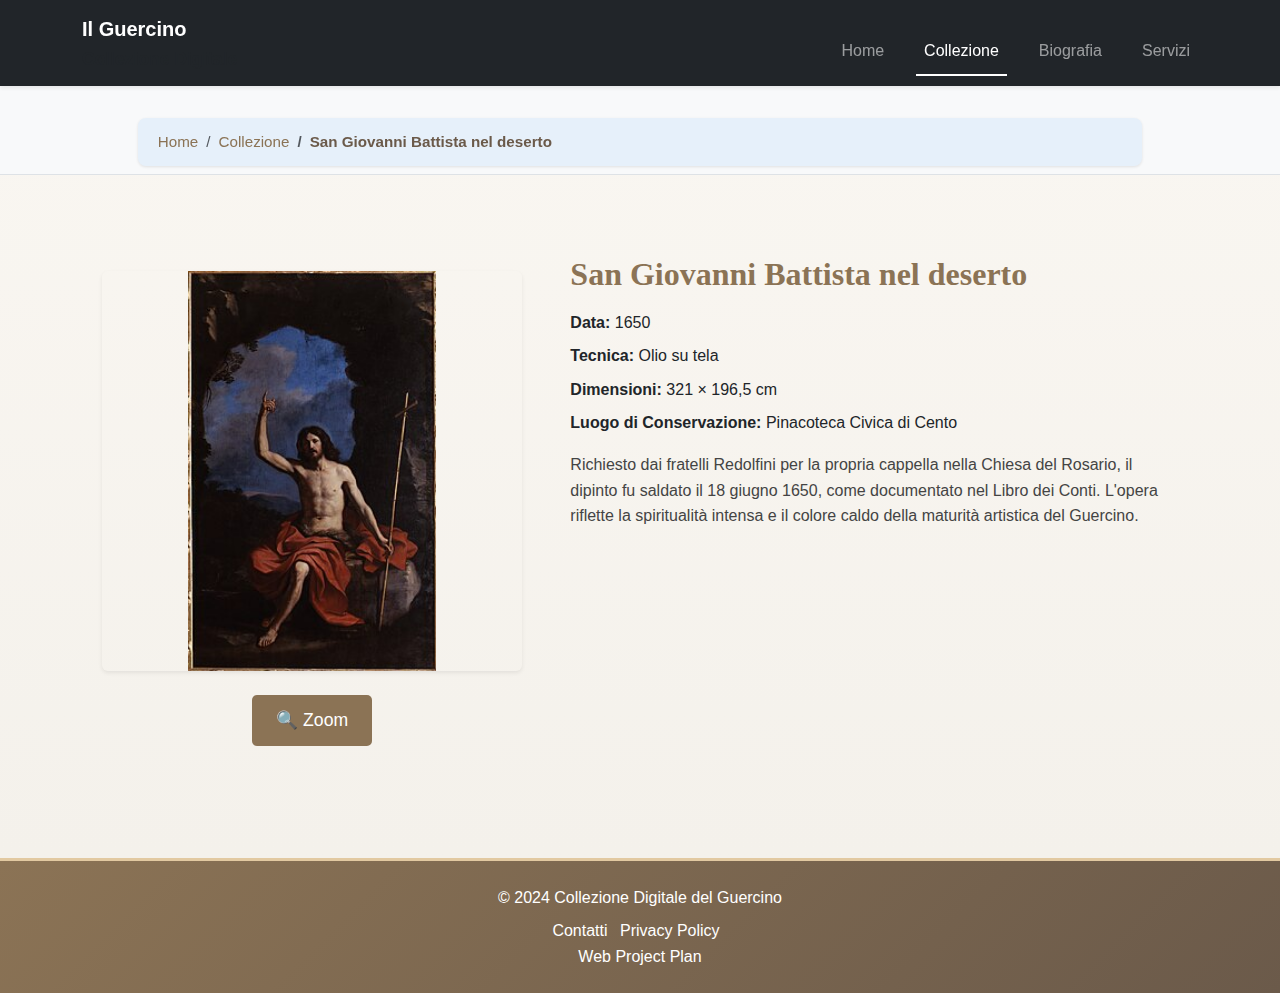
<file: opera4.html>
<!DOCTYPE html>
<html lang="it">
<head>
  <meta charset="UTF-8">
  <meta name="viewport" content="width=device-width, initial-scale=1.0">
  <title>San Giovanni Battista nel deserto - Il Guercino</title>

  <link rel="icon" type="image/jpg" href="guercino.jpg">
  <link href="https://cdn.jsdelivr.net/npm/bootstrap@5.3.3/dist/css/bootstrap.min.css" rel="stylesheet">
  <link rel="stylesheet" href="styles.css">
  <script src="script.js" defer></script>
</head>

<body class="bg-light text-dark" style="font-family:'Open Sans', sans-serif;">

  <nav class="navbar navbar-expand-lg navbar-dark bg-dark shadow-sm sticky-top">
    <div class="container">
      <a class="navbar-brand fw-bold" href="index.html">
        Il Guercino <small class="d-block text-muted">Collezione Digitale</small>
      </a>
      <button class="navbar-toggler" type="button" data-bs-toggle="collapse" data-bs-target="#navbarNav">
        <span class="navbar-toggler-icon"></span>
      </button>
      <div class="collapse navbar-collapse justify-content-end" id="navbarNav">
        <ul class="navbar-nav">
          <li class="nav-item"><a class="nav-link" href="index.html">Home</a></li>
          <li class="nav-item"><a class="nav-link active" href="collezione.html">Collezione</a></li>
          <li class="nav-item"><a class="nav-link" href="biografia.html">Biografia</a></li>
          <li class="nav-item"><a class="nav-link" href="servizi.html">Servizi</a></li>
        </ul>
      </div>
    </div>
  </nav>

  <nav aria-label="breadcrumb" class="bg-light py-2 border-bottom">
    <div class="container">
      <ol class="breadcrumb mb-0">
        <li class="breadcrumb-item"><a href="index.html" class="text-decoration-none">Home</a></li>
        <li class="breadcrumb-item"><a href="collezione.html" class="text-decoration-none">Collezione</a></li>
        <li class="breadcrumb-item active" aria-current="page">San Giovanni Battista nel deserto</li>
      </ol>
    </div>
  </nav>

  <section class="dettagli-opera container py-5">
    <div class="row justify-content-center align-items-start g-5">
      <div class="col-md-5 text-center">
        <div class="opera-immagine mb-3">
          <img src="img4.jpg" alt="San Giovanni Battista nel deserto" class="img-fluid rounded shadow-sm" style="max-height:70vh; object-fit:contain;">
        </div>
        <button class="btn btn-outline-dark zoom">🔍 Zoom</button>
      </div>

      <div class="col-md-7">
        <h2 class="fw-bold mb-3" style="font-family:'Playfair Display', serif; color:#8B7355;">San Giovanni Battista nel deserto</h2>
        <p class="mb-2"><strong>Data:</strong> 1650</p>
        <p class="mb-2"><strong>Tecnica:</strong> Olio su tela</p>
        <p class="mb-2"><strong>Dimensioni:</strong> 321 × 196,5 cm</p>
        <p class="mb-3"><strong>Luogo di Conservazione:</strong> Pinacoteca Civica di Cento</p>

        <p class="lead" style="font-size:1rem; color:#444;">
          Richiesto dai fratelli Redolfini per la propria cappella nella Chiesa del Rosario, il dipinto fu saldato il 18 giugno 1650, come documentato nel Libro dei Conti. L'opera riflette la spiritualità intensa e il colore caldo della maturità artistica del Guercino.
        </p>
      </div>
    </div>
  </section>

  <footer class="bg-dark text-white text-center py-4 mt-5">
    <div class="container">
      <p class="mb-2">&copy; 2024 Collezione Digitale del Guercino</p>
      <ul class="list-inline mb-0">
        <li class="list-inline-item"><a href="#" class="text-white text-decoration-none">Contatti</a></li>
        <li class="list-inline-item"><a href="#" class="text-white text-decoration-none">Privacy Policy</a></li>
        <li class="nav-item"><a class="nav-link" href="project-plan.html">Web Project Plan</a></li>
      </ul>
    </div>
  </footer>

  <script src="https://cdn.jsdelivr.net/npm/bootstrap@5.3.3/dist/js/bootstrap.bundle.min.js"></script>
</body>
</html>
</file>
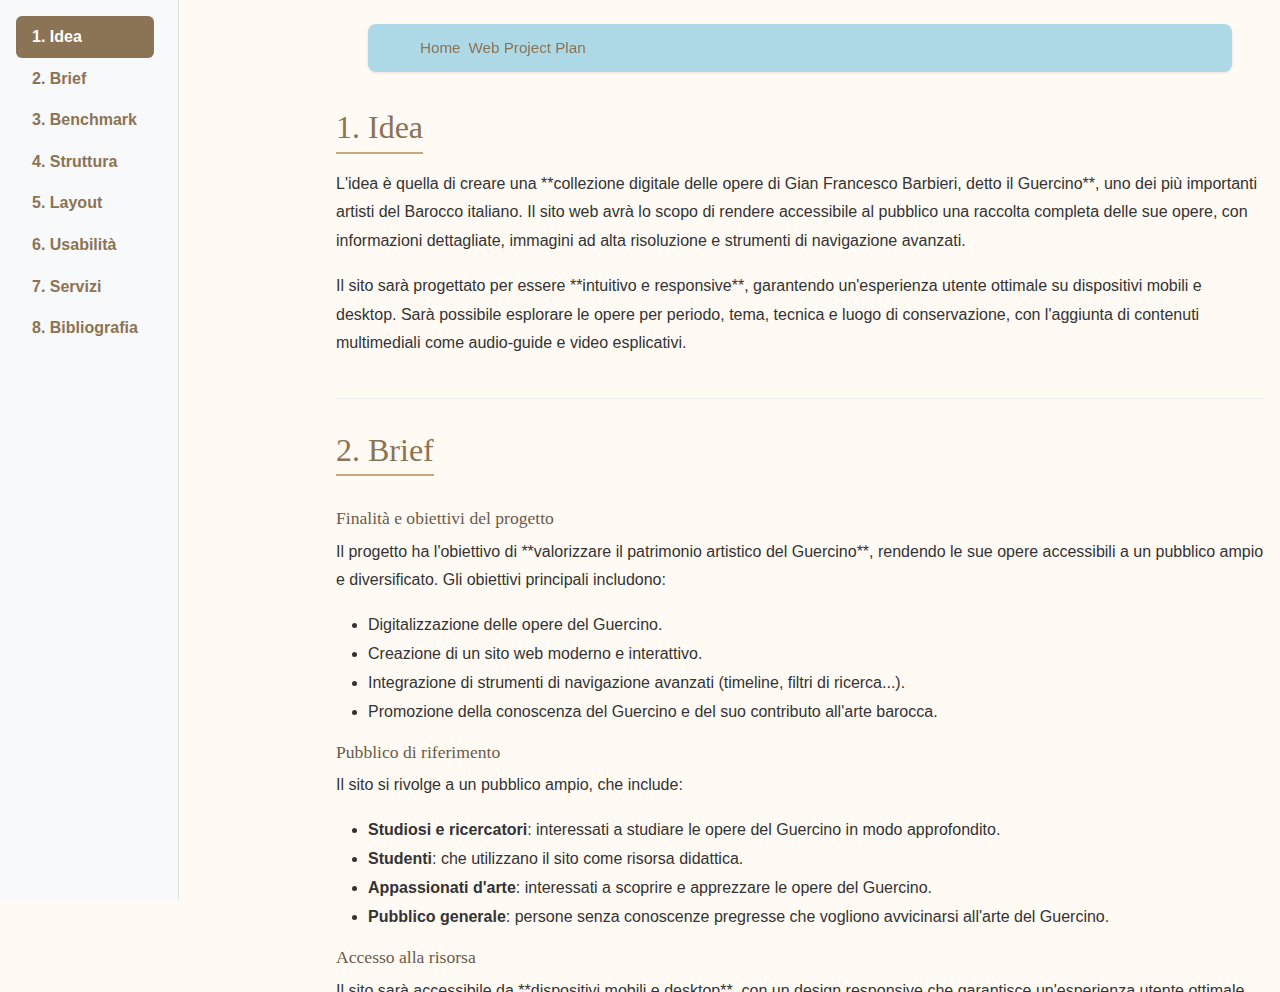
<file: project-plan.html>
<!DOCTYPE html>
<html lang="it">
<head>
    <meta charset="utf-8">
    <meta name="viewport" content="width=device-width, initial-scale=1">
    <title>Web Project Plan - Collezione Digitale del Guercino</title>
    <link href="https://cdn.jsdelivr.net/npm/bootstrap@5.3.3/dist/css/bootstrap.min.css" rel="stylesheet">
    <link rel="stylesheet" href="https://cdnjs.cloudflare.com/ajax/libs/font-awesome/5.15.4/css/all.min.css">
    <link rel="stylesheet" href="styles.css">
    <script src="https://cdn.jsdelivr.net/npm/bootstrap@5.3.3/dist/js/bootstrap.bundle.min.js"></script>
    <style>
        /* Stile per il layout a tutta altezza */
        html, body {
            height: 100%;
            margin: 0;
        }

        .wrapper {
            display: flex;
            flex-direction: column;
            min-height: 100vh;
        }

        .content {
            flex: 1;
            display: flex;
        }

        /* Stile per il menu laterale */
       #navbar-example3 {
    background-color: #f8f9fa;
    border-right: 1px solid #dee2e6;
    padding: 1rem;
   
    height: 100vh;
    overflow-y: auto;
    position: fixed;
    top: 0;
    left: 0;
}


        .nav-link {
            color: #8B7355;
            font-weight: bold;
        }

        .nav-link:hover {
            color: #6B5A4A;
        }

        .nav-pills .nav-link.active {
            background-color: #8B7355;
            color: white;
        }

        /* Stile per il contenuto principale */
       .scrollspy-example-2 {
            position: relative; /* NECESSARIO per far funzionare ScrollSpy */
            padding: 1rem;
            flex: 1;
            overflow-y: auto;
            margin-top: 20px;
            height: 100vh; /* o una altezza fissa sufficiente */
    }


        h2, h5 {
            color: #8B7355;
        }

        .section-content {
            margin-bottom: 2rem;
        }
    </style>
    <link rel="icon" type="image/jpg" href="guercino.jpg">

       <link rel="schema.DC" href="http://purl.org/dc/elements/1.1/" />
       <meta name="DC.Title" content="Collezione Digitale del Guercino" />
       <meta name="DC.Creator" content="Gian Francesco Barbieri, detto il Guercino" />
       <meta name="DC.Subject" content="Francesco Contri" />
       <meta name="DC.Description" content="Collezione digitale delle opere di Gian Francesco Barbieri, detto il Guercino, uno dei più importanti artisti del Barocco italiano." />
       <meta name="DC.Publisher" content="Collezione Digitale del Guercino" />
       <meta name="DC.Contributor" content="Studenti, Ricercatori, Appassionati d'arte" />
       <meta name="DC.Date" content="2024-12-15" />
       <meta name="DC.Type" content="Collezione Digitale" />
       <meta name="DC.Format" content="text/html" />
       <meta name="DC.Identifier" content="https://www.collezionedigitale-guercino.it/collezione.html" />
       <meta name="DC.Language" content="it" />
       <meta name="DC.Rights" content="Copyright © 2024 Collezione Digitale del Guercino. Tutti i diritti riservati." />
</head>

<body>
    <div class="wrapper">
       

        <!-- Contenuto principale -->
        <div class="content">
            <!-- Menu laterale -->
            <!-- Bottone menu mobile -->
<button class="menu-toggle d-md-none btn btn-outline-secondary mb-2" type="button">
  ☰ Menu
</button>

<div class="col-3 sidebar-wrapper">
  <nav id="navbar-example3" class="sidebar h-100 flex-column align-items-stretch pe-4 border-end sticky-top">
      <nav class="nav nav-pills flex-column">

                        <a class="nav-link" href="#item-1">1. Idea</a>
                        <a class="nav-link" href="#item-2">2. Brief</a>
                        <a class="nav-link" href="#item-3">3. Benchmark</a>
                        <a class="nav-link" href="#item-4">4. Struttura</a>
                        <a class="nav-link" href="#item-5">5. Layout</a>
                        <a class="nav-link" href="#item-6">6. Usabilità</a>
                        <a class="nav-link" href="#item-7">7. Servizi</a>
                        <a class="nav-link" href="#item-8">8. Bibliografia</a>
                    </nav>
                </nav>
            </div>

            <!-- Contenuto a destra -->
            <div class="col-9">


 <!-- Breadcrumb -->
        <div class="breadcrumb" style="background-color: lightblue;">
            <ul>
                <li><a href="index.html">Home</a></li>
                <li>Web Project Plan</li>
            </ul>
        </div>


                <div data-bs-spy="scroll" data-bs-target="#navbar-example3" data-bs-offset="20" tabindex="0" class="scrollspy-example-2">

                    <div id="item-1" class="section-content">
                        <h2>1. Idea</h2>
                        <p>L'idea è quella di creare una **collezione digitale delle opere di Gian Francesco Barbieri, detto il Guercino**, uno dei più importanti artisti del Barocco italiano. Il sito web avrà lo scopo di rendere accessibile al pubblico una raccolta completa delle sue opere, con informazioni dettagliate, immagini ad alta risoluzione e strumenti di navigazione avanzati.</p>
                        <p>Il sito sarà progettato per essere **intuitivo e responsive**, garantendo un'esperienza utente ottimale su dispositivi mobili e desktop. Sarà possibile esplorare le opere per periodo, tema, tecnica e luogo di conservazione, con l'aggiunta di contenuti multimediali come audio-guide e video esplicativi.</p>
                    </div>

                    <div id="item-2" class="section-content">
                        <h2>2. Brief</h2>
                        <h5>Finalità e obiettivi del progetto</h5>
                        <p>Il progetto ha l'obiettivo di **valorizzare il patrimonio artistico del Guercino**, rendendo le sue opere accessibili a un pubblico ampio e diversificato. Gli obiettivi principali includono:</p>
                        <ul>
                            <li>Digitalizzazione delle opere del Guercino.</li>
                            <li>Creazione di un sito web moderno e interattivo.</li>
                            <li>Integrazione di strumenti di navigazione avanzati (timeline, filtri di ricerca...).</li>
                            <li>Promozione della conoscenza del Guercino e del suo contributo all'arte barocca.</li>
                        </ul>

                        <h5>Pubblico di riferimento</h5>
                        <p>Il sito si rivolge a un pubblico ampio, che include:</p>
                        <ul>
                            <li><strong>Studiosi e ricercatori</strong>: interessati a studiare le opere del Guercino in modo approfondito.</li>
                            <li><strong>Studenti</strong>: che utilizzano il sito come risorsa didattica.</li>
                            <li><strong>Appassionati d'arte</strong>: interessati a scoprire e apprezzare le opere del Guercino.</li>
                            <li><strong>Pubblico generale</strong>: persone senza conoscenze pregresse che vogliono avvicinarsi all'arte del Guercino.</li>
                        </ul>

                        <h5>Accesso alla risorsa</h5>
                        <p>Il sito sarà accessibile da **dispositivi mobili e desktop**, con un design responsive che garantisce un'esperienza utente ottimale su qualsiasi dispositivo. L'accesso sarà **gratuito**, senza barriere di registrazione, per garantire la massima fruibilità.</p>

                        <h5>Contenuti</h5>
                        <p>Il sito includerà:</p>
                        <ul>
                            <li><strong>Immagini ad alta risoluzione</strong> delle opere del Guercino.</li>
                            <li><strong>Schede descrittive</strong> per ogni opera, con informazioni su titolo, data, tecnica, dimensioni e luogo di conservazione.</li>
                            <li><strong>Contenuti multimediali</strong>: audio-guide e video esplicativi.</li>
                            <li><strong>Strumenti di navigazione</strong>: timeline interattiva, filtri di ricerca.</li>
                        </ul>
                    </div>

                    <div id="item-3" class="section-content">
                        <h2>3. Benchmark</h2>
                        <h5>Idea</h5>
                        <p>Esistono già alcuni siti web dedicati al Guercino, come la **Pinacoteca Civica di Cento** e la **Web Gallery of Art**, ma spesso mancano di una visione completa e organizzata delle sue opere. Il nostro progetto si distingue per l'integrazione di strumenti di navigazione avanzati e contenuti multimediali.</p>

                        <h5>Contenuti Esistenti</h5>
                        <ol>
                            <li><strong>Pinacoteca Civica di Cento</strong>: Offre informazioni sulle opere del Guercino conservate nella sua città natale, ma manca di strumenti di navigazione avanzati.</li>
                            <li><strong>Web Gallery of Art</strong>: Include diverse opere del Guercino, ma l'interfaccia è datata e manca di contenuti multimediali interattivi.</li>
                        </ol>
                    </div>

                    <div id="item-4" class="section-content">
                        <h2>4. Struttura</h2>
                        <h5>Mappa dei concetti</h5>
                        <p>La mappa concettuale del sito è organizzata in sezioni principali:</p>
                        <ul>
                            <li><strong>Home Page</strong>: Presentazione del progetto e breve biografia del Guercino.</li>
                            <li><strong>Collezione</strong>: Raccolta completa delle opere, organizzata per periodo, tema, tecnica e luogo di conservazione.</li>
                            <li><strong>Biografia</strong>: Sezione dedicata alla vita e alla carriera del Guercino.</li>
                            <li><strong>Servizi</strong></li>
                        </ul>

                        <h5>Schema delle dipendenze</h5>
                        <p>Lo schema delle dipendenze mostra come le diverse sezioni del sito sono collegate:</p>
                        <ul>
                            <li>Dalla <strong>Home Page</strong>, gli utenti possono accedere alla <strong>Collezione</strong>, alla <strong>Biografia</strong> e ai <strong>Servizi</strong>.</li>
                            <li>La <strong>Collezione</strong> è suddivisa in sottosezioni per periodo, tema, tecnica e luogo di conservazione.</li>
                            <li>La <strong>Biografia</strong> include approfondimenti sulla vita e la carriera del Guercino.</li>
                            <li>I <strong>Servizi</strong> includono strumenti di navigazione avanzati come la timeline e la mappa geografica.</li>
                        </ul>


                         <p><strong>Mappa:</strong></p>
                        <img src="mappa.png" alt="Mappa Struttura" style="max-width: 70%; height: auto;">
                        <p><em>Mappa della struttura.</em></p>

                        <h5>Categorie di un item</h5>
                        <p>Ogni opera (item) sarà descritta utilizzando le seguenti categorie:</p>
                        <ul>
                            <li><strong>Titolo</strong>: Titolo originale e titolo italiano.</li>
                            <li><strong>Data</strong>: Anno di creazione.</li>
                            <li><strong>Tecnica</strong>: Tecnica utilizzata (es. olio su tela, affresco).</li>
                            <li><strong>Dimensioni</strong>: Dimensioni dell'opera.</li>
                            <li><strong>Luogo di conservazione</strong>: Museo, chiesa o collezione privata.</li>
                            <li><strong>Descrizione</strong>: Breve descrizione storico-artistica.</li>
                            <li><strong>Immagine</strong>: Immagine ad alta risoluzione dell'opera.</li>
                            
                        </ul>
                    </div>

                    <div id="item-5" class="section-content">
                        <h2>5. Layout</h2>
                        <h5>HomePage</h5>
                        <p>La Home Page includerà:</p>
                        <ul>
                            <li>Una <strong>hero section</strong> con un'immagine di un'opera famosa del Guercino e un breve testo introduttivo.</li>
                            <li>Link rapidi alle sezioni principali (<strong>Collezione</strong>, <strong>Biografia</strong>, <strong>Servizi</strong>).</li>
                            <li>Una sezione con una panoramica delle opere più famose.</li>
                        </ul>
                        <p><strong>Esempio Grafico:</strong></p>
                        <img src="wirehome.png" alt="Wireframe Home Page" style="max-width: 50%; height: auto;">
                        <p><em>Figura 1: Wireframe della Home Page.</em></p>
                    
                        <h5>Collezione</h5>
                        <p>La pagina della Collezione includerà:</p>
                        <ul>
                            <li>Filtri di ricerca per periodo, tema, tecnica e luogo di conservazione.</li>
                            <li>Una griglia di anteprime delle opere, con titolo e immagine.</li>
                            <li>Paginazione per navigare tra le opere.</li>
                            <li>Una timeline interattiva che mostra l'evoluzione artistica del Guercino.</li>
                            <li>Una mappa geografica che indica i luoghi di conservazione delle opere.</li>
                        </ul>
                        <p><strong>Esempi Grafici:</strong></p>
                        <img src="wirecollezione.png" alt="Wireframe Collezione - Filtri e Griglia" style="max-width: 50%; height: auto;">
                        <p><em>Figura 2: Wireframe della Pagina Collezione (Filtri, linea del tempo e Griglia).</em></p>
                        
                    
                        <h5>Biografia</h5>
                        <p>La pagina della Biografia includerà:</p>
                        <ul>
                            <li>Una sezione con la vita e la carriera del Guercino.</li>
                            <li>Immagini e approfondimenti sul contesto storico e artistico.</li>
                        </ul>
                         <p><strong>Esempi Grafici:</strong></p>
                        <img src="wirebio.png" alt="Wireframe Biografia " style="max-width: 50%; height: auto;">
                        <p><em>Figura 3: Wireframe della Pagina Biografia.</em></p>


                         <p><strong>Esempi Grafici:</strong></p>
                        <img src="wireopera.png" alt="Wireframe Opera " style="max-width: 50%; height: auto;">
                        <p><em>Figura 4: Wireframe della Pagina. delle opere.</em></p>




                         <p><strong>Esempi Grafici:</strong></p>
                        <img src="wiresmart.png" alt="Wireframe smartphone " style="max-width: 100%; height: auto;">
                        <p><em>Figura 5: Wireframe della Pagina Home per smartphone.</em></p>
                        
                    </div>


                    <div id="item-6" class="section-content">
                        <h2>6. Usabilità</h2>
                        <h5>Architettura</h5>
                        <p>Il sito sarà progettato con un'architettura chiara e intuitiva:</p>
                        <ul>
                            <li>Menu di navigazione principale in alto, con link alle sezioni principali.</li>
                            <li>Breadcrumb per aiutare gli utenti a orientarsi.</li>
                            <li>Design responsive per garantire un'esperienza ottimale su dispositivi mobili e desktop.</li>
                        </ul>

                        <h5>Aspetto e tipografia</h5>
                        <p>Il design del sito sarà caratterizzato da:</p>
                        <ul>
                            <li>Una palette di colori semplice e minimale per non andare in contrasto con le opere e rovinarne la visione originale.</li>
                            <li>Font serif per i titoli e sans-serif per il testo, per garantire leggibilità e coerenza visiva.</li>
                            <li>Uso di immagini e icone per migliorare l'esperienza visiva.</li>
                        </ul>
                    </div>

                    <div id="item-7" class="section-content">
                        <h2>7. Servizi</h2>
                        <h5>Strumenti di browsing</h5>
                        <p>Il sito includerà strumenti di navigazione avanzati:</p>
                        <ul>
                            <li><strong>Timeline interattiva</strong>: Mostra l'evoluzione artistica del Guercino.</li>
                            <li><strong>Mappa geografica</strong>: Indica i luoghi di conservazione delle opere.</li>
                            <li><strong>Filtri di ricerca</strong>: Permettono di filtrare le opere per periodo, tema, tecnica e luogo di conservazione.</li>
                            <li><strong>Video</strong>: Video presentazione da youtube con alcune delle opere più famose.</li>
                        </ul>

                        <h5>Strumenti di interazione</h5>
                        <p>Il sito includerà strumenti di interazione come:</p>
                        <ul>
                            <li><strong>Zoom sulle immagini</strong>: Permette di esplorare i dettagli delle opere.</li>
                        </ul>
                    </div>

                    <div id="item-8" class="section-content">
                        <h2>8. Bibliografia e sitografia</h2>
                        <ol>
                            <li><strong>Pinacoteca Civica di Cento</strong>: <a href="https://www.comune.cento.fe.it/pinacoteca" target="_blank">https://www.comune.cento.fe.it/pinacoteca</a></li>
                            <li><strong>Web Gallery of Art</strong>: <a href="https://www.wga.hu" target="_blank">https://www.wga.hu</a></li>
                            <li><strong>Wikipedia</strong>: <a href="https://it.wikipedia.org/wiki/Guercino" target="_blank">https://it.wikipedia.org/wiki/Guercino</a></li>
                            <li><strong>Google Arts & Culture</strong>: <a href="https://artsandculture.google.com" target="_blank">https://artsandculture.google.com</a></li>
                            <li><strong>Canale Youtube Timeless Art Catalog</strong>: <a href="http://www.youtube.com/@TimelessArtCatalog" target="_blank">http://www.youtube.com/@TimelessArtCatalog</a></li>
                        </ol>
                    </div>
                </div>
            </div>
        </div>
    </div>


<script>
document.addEventListener("DOMContentLoaded", function () {
    const container = document.querySelector('.scrollspy-example-2');
    const navLinks = Array.from(document.querySelectorAll('#navbar-example3 .nav-link'));
    const sections = navLinks.map(l => document.querySelector(l.getAttribute('href'))).filter(Boolean);

    const TOP_OFFSET = 20;           // deve corrispondere a data-bs-offset
    const BOTTOM_TOLERANCE = 6;      // px dal fondo per forzare l'ultima sezione
    const CLICK_LOCK_MS = 1500;      // fallback unlock dopo click
    const TOP_BUFFER = 6;            // tolleranza in px per considerare "in cima"
    let lockActive = false;
    let lockTimer = null;
    let lastScrollTop = container.scrollTop;
    let ticking = false;

    // Applica .active correttamente
    function setActiveById(id) {
        navLinks.forEach(link => {
            const href = link.getAttribute('href');
            link.classList.toggle('active', href === `#${id}`);
        });
    }

    // Sezione la cui centro è più vicino al centro visibile del container
    function getActiveSectionByCenter() {
        const containerRect = container.getBoundingClientRect();
        const containerCenter = containerRect.top + containerRect.height / 2;

        let closest = null;
        let minDistance = Infinity;

        for (const s of sections) {
            const rect = s.getBoundingClientRect();
            const sectionCenter = rect.top + rect.height / 2;
            const distance = Math.abs(containerCenter - sectionCenter);
            if (distance < minDistance) {
                minDistance = distance;
                closest = s;
            }
        }

        return closest ? closest.id : null;
    }

    // Funzione principale di scroll (throttled via rAF)
    function onScroll() {
        if (!ticking) {
            window.requestAnimationFrame(() => {
                const currentScroll = container.scrollTop;
                const maxScroll = container.scrollHeight - container.clientHeight;

                // Se l'utente scrolla significativamente -> sblocca lock
                if (Math.abs(currentScroll - lastScrollTop) > 4) {
                    lockActive = false;
                    clearTimeout(lockTimer);
                }
                lastScrollTop = currentScroll;

                if (!lockActive) {
                    // 1) Se siamo in cima -> prima sezione (fix per il "primo" che non diventava attivo)
                    if (currentScroll <= TOP_OFFSET + TOP_BUFFER) {
                        if (sections.length) setActiveById(sections[0].id);
                    }
                    // 2) Se siamo al fondo -> ultima sezione
                    else if (currentScroll + BOTTOM_TOLERANCE >= maxScroll) {
                        setActiveById(sections[sections.length - 1].id);
                    }
                    // 3) Altrimenti: sezione più vicina al centro (gestisce sezioni molto corte)
                    else {
                        const activeId = getActiveSectionByCenter();
                        if (activeId) setActiveById(activeId);
                    }
                }

                ticking = false;
            });
            ticking = true;
        }
    }

    // Aggancio scroll e interazioni che sbloccano
    container.addEventListener('scroll', onScroll, { passive: true });
    const unlock = () => { lockActive = false; clearTimeout(lockTimer); };
    container.addEventListener('wheel', unlock, { passive: true });
    container.addEventListener('touchstart', unlock, { passive: true });
    container.addEventListener('pointerdown', unlock, { passive: true });

    // Click sui link -> scroll fluido, lock temporaneo, forzatura active
    navLinks.forEach(link => {
        link.addEventListener('click', e => {
            e.preventDefault();
            const target = document.querySelector(link.getAttribute('href'));
            if (!target) return;

            lockActive = true;
            clearTimeout(lockTimer);
            setActiveById(target.id);

            // Calcola posizione relativa e clampa entro i limiti
            const containerRect = container.getBoundingClientRect();
            const targetRect = target.getBoundingClientRect();
            const currentScroll = container.scrollTop;
            let offsetTop = targetRect.top - containerRect.top + currentScroll - TOP_OFFSET;

            // clamp
            const maxScroll = container.scrollHeight - container.clientHeight;
            if (offsetTop < 0) offsetTop = 0;
            if (offsetTop > maxScroll) offsetTop = maxScroll;

            container.scrollTo({ top: offsetTop, behavior: 'smooth' });

            lockTimer = setTimeout(() => { lockActive = false; }, CLICK_LOCK_MS);
        });
    });

    // Inizializza active al load: se siamo in cima -> prima; altrimenti usa centro o ultima
    (function initActive() {
        const cur = container.scrollTop;
        const maxScroll = container.scrollHeight - container.clientHeight;
        if (cur <= TOP_OFFSET + TOP_BUFFER) {
            if (sections.length) setActiveById(sections[0].id);
            return;
        }
        if (cur + BOTTOM_TOLERANCE >= maxScroll) {
            setActiveById(sections[sections.length - 1].id);
            return;
        }
        const activeId = getActiveSectionByCenter();
        if (activeId) setActiveById(activeId);
    })();

    // Ricalcola al resize
    window.addEventListener('resize', () => {
        // basso ritardo per stabilità
        setTimeout(() => { onScroll(); }, 100);
    });
});
</script>


<script>
document.addEventListener("DOMContentLoaded", () => {
  const toggle = document.querySelector('.menu-toggle');
  const sidebar = document.querySelector('#navbar-example3');

  if (toggle && sidebar) {
    toggle.addEventListener('click', () => {
      sidebar.classList.toggle('open');
    });
  }
});
</script>


</body>
</html>
</file>
<file: styles.css>
/* ===========================================
   STYLE.CSS
   =========================================== */

* {
  margin: 0;
  padding: 0;
  box-sizing: border-box;
}

body {
  font-family: 'Open Sans', sans-serif;
  line-height: 1.6;
  color: #333;
  background-color: #f8f9fa;
}

/* -------------------------------------------
   SEZIONE OPERE
   ------------------------------------------- */

.opere-container {
  height: 90vh;
  display: flex;
  flex-direction: column;
  background: linear-gradient(to bottom, #fafafa, #f0f0f0);
  border-top: 2px solid #ccc;
  border-bottom: 2px solid #ccc;
  overflow: hidden;
  position: relative;
}

.opere-scroll {
  flex-grow: 1;
  overflow-y: auto;
  padding: 20px 30px;
}

/* Scrollbar personalizzata */
.opere-scroll::-webkit-scrollbar {
  width: 10px;
}
.opere-scroll::-webkit-scrollbar-thumb {
  background: rgba(100, 100, 100, 0.25);
  border-radius: 5px;
}
.opere-scroll::-webkit-scrollbar-thumb:hover {
  background: rgba(100, 100, 100, 0.4);
}

/* Titolo fisso in alto */
.sticky-title {
  position: sticky;
  top: 0;
  background-color: #f8f8f8;
  z-index: 10;
  border-bottom: 1px solid #ddd;
  font-weight: 600;
  letter-spacing: 0.5px;
}


/* Immagine visibile completamente */
.img-container {
  width: 100%;
  height: 260px;
  display: flex;
  justify-content: center;
  align-items: center;
  background-color: #f2f2f2;
  border-bottom: 1px solid #e0e0e0;
}

.img-container img {
  width: 100%;
  height: 100%;
  object-fit: contain;
  transition: transform 0.3s ease;
}



/* -------------------------------------------
   DETTAGLIO OPERA
   ------------------------------------------- */

.dettagli-opera {
  display: flex;
  flex-direction: column;
  margin-top: 2rem;
  padding: 0 2rem;
}

.opera-immagine {
  max-width: 600px;
  margin: 0 auto;
}

.opera-immagine img {
  width: 100%;
  height: 400px;
  object-fit: cover;
  border-radius: 10px;
}

.zoom {
  display: block;
  margin: 1rem auto;
  padding: 0.75rem 1.5rem;
  font-size: 1.1rem;
  background-color: #8B7355;
  color: #fff;
  border: none;
  border-radius: 5px;
  cursor: pointer;
  transition: background-color 0.3s ease;
}

.zoom:hover {
  background-color: #6B5A4A;
}

/* Nasconde lo zoom su mobile */
@media (max-width: 768px) {
  .zoom {
    display: none;
  }
}

/* -------------------------------------------
   BIOGRAFIA
   ------------------------------------------- */

.bio-hero {
  position: relative;
  width: 100%;
  max-height: 400px;
  overflow: hidden;
}
.bio-hero img {
  width: 100%;
  height: 400px;
  object-fit: cover;
  filter: brightness(70%);
}
.bio-hero .overlay {
  position: absolute;
  top: 50%;
  left: 50%;
  transform: translate(-50%, -50%);
  text-align: center;
  color: #fff;
  background: rgba(0, 0, 0, 0.45);
  padding: 1.5rem 2rem;
  border-radius: 12px;
}
.bio-hero h2 {
  font-family: 'Playfair Display', serif;
  font-size: 2.2rem;
  margin-bottom: 0.3rem;
}

/* Contenuto biografia */
.bio-text {
  font-size: 1.1rem;
  color: #333;
}
.bio-text h2, .bio-text h3, .bio-text h4 {
  color: #8B7355;
  font-family: 'Playfair Display', serif;
}
.bio-text p {
  line-height: 1.8;
  margin-bottom: 1rem;
}
.bio-text .capolettera {
  float: left;
  font-size: 3rem;
  line-height: 1;
  color: #8B7355;
  margin-right: 10px;
  font-family: 'Playfair Display', serif;
}

/* Galleria laterale */
.bio-gallery img {
  width: 100%;
  max-width: 380px;
  border-radius: 10px;
  object-fit: cover;
  transition: transform 0.4s ease, box-shadow 0.3s ease;
}
.bio-gallery img:hover {
  transform: scale(1.03);
  box-shadow: 0 4px 12px rgba(0, 0, 0, 0.2);
}

/* -------------------------------------------
   TIMELINE (solo titolo e sezione)
   ------------------------------------------- */

.timeline {
  padding: 2rem;
  background-color: #fff;
  margin: 2rem 0;
}
.timeline h2 {
  font-family: 'Playfair Display', serif;
  font-size: 1.8rem;
  text-align: center;
  margin-bottom: 2rem;
  color: #8B7355;
}


/* -------------------------------------------
   RESPONSIVE
   ------------------------------------------- */

@media (max-width: 900px) {
  .bio-gallery {
    flex-direction: row;
    flex-wrap: wrap;
    justify-content: center;
  }
  .bio-gallery img {
    max-width: 45%;
  }
}

/* --- Header ---*/
header {
  background: linear-gradient(135deg, #8B7355, #6B5A4A);
  color: #fff;
  text-align: center;
  padding: 1.5rem 0 1rem;
  box-shadow: 0 4px 10px rgba(0, 0, 0, 0.2);
}

header .logo h1 {
  font-family: 'Playfair Display', serif;
  font-size: 2.6rem;
  letter-spacing: 1px;
  margin-bottom: 0.3rem;
}

header .logo p {
  font-size: 1.1rem;
  font-style: italic;
  color: #f1e3c9;
}

nav ul {
  list-style: none;
  display: flex;
  justify-content: center;
  gap: 1.5rem;
  margin-top: 1rem;
}

nav ul li a {
  color: #fff;
  font-weight: bold;
  text-decoration: none;
  position: relative;
  transition: color 0.3s ease;
}

nav ul li a::after {
  content: '';
  position: absolute;
  bottom: -4px;
  left: 0;
  width: 0;
  height: 2px;
  background: #fff;
  transition: width 0.3s ease;
}

nav ul li a:hover::after,
nav ul li a.active::after {
  width: 100%;
}

/* --- Breadcrumb  --- */
.breadcrumb {
  background: #fdf8f1;
  border-radius: 8px;
  padding: 0.75rem 1.25rem;
  box-shadow: 0 2px 6px rgba(0,0,0,0.08);
  margin: 1.5rem auto;
  width: 90%;
  font-size: 0.95rem;
}

.breadcrumb a {
  color: #8B7355;
  text-decoration: none;
}

.breadcrumb a:hover {
  text-decoration: underline;
}

.breadcrumb li.active {
  font-weight: bold;
  color: #6B5A4A;
}

/* --- Sezione Filtri --- */
.filtri {
  background-color: #fffaf3;
  border: 1px solid #e6d8c3;
  border-radius: 10px;
  box-shadow: 0 3px 8px rgba(0, 0, 0, 0.05);
  padding: 1.5rem;
  width: 90%;
  margin: 1.5rem auto;
}

.filtri h2 {
  font-family: 'Playfair Display', serif;
  color: #8B7355;
  margin-bottom: 1rem;
  text-align: center;
}

.btn-primary {
  background-color: #8B7355 !important;
  border: none !important;
  transition: background-color 0.3s ease;
}

.btn-primary:hover {
  background-color: #6B5A4A !important;
}

/* --- Titolo sezione opere --- */
h2.section-title {
  font-family: 'Playfair Display', serif;
  color: #8B7355;
  text-align: center;
  margin: 2rem 0 1.5rem;
  position: relative;
  font-weight: 600;
}

h2.section-title::after {
  content: '';
  width: 90px;
  height: 3px;
  background-color: #c7a97a;
  display: block;
  margin: 0.5rem auto;
  border-radius: 2px;
}

/* --- Card Opere --- */
.card {
  border: 1px solid #e2c9a1;
  border-radius: 12px;
  box-shadow: 0 4px 12px rgba(0, 0, 0, 0.08);
  transition: transform 0.3s ease, box-shadow 0.3s ease;
  overflow: hidden;
  height: 100%;
  display: flex;
  flex-direction: column;
  justify-content: flex-start; /* allinea il contenuto dall’alto */
  background-color: #fff;
}

.card:hover {
  transform: translateY(-5px);
  box-shadow: 0 8px 22px rgba(0, 0, 0, 0.15);
}

/* --- Immagine dell’opera --- */
.card img {
  width: 100%;
  height: 280px; /* più compatta per lasciare spazio ai testi */
  object-fit: contain; /* mostra l’immagine intera */
  background-color: #f8f8f8;
  border-bottom: 2px solid #e2c9a1;
  padding: 10px;
  border-radius: 8px 8px 0 0;
  display: block;
  margin: 0 auto 0.5rem auto; /* margine inferiore per distanziare dal titolo */
  transition: transform 0.3s ease, box-shadow 0.3s ease;
}

.card:hover img {
  transform: scale(1.03);
}

/* --- Corpo della card --- */
.card-body {
  padding: 1rem 1.25rem 1.5rem;
  text-align: center;
  flex-grow: 1;
}

.card-title {
  font-family: 'Playfair Display', serif;
  color: #8B7355;
  font-size: 1.2rem;
  margin-bottom: 0.5rem;
  white-space: normal;
  line-height: 1.3;
}

.card-text {
  color: #555;
  font-size: 0.95rem;
  margin-bottom: 0.75rem;
}

/* --- Pulsante --- */
.card .btn-outline-primary {
  border-color: #8B7355;
  color: #8B7355;
  transition: all 0.3s ease;
  border-radius: 20px;
  padding: 6px 16px;
}

.card .btn-outline-primary:hover {
  background-color: #8B7355;
  color: #fff;
}



/* --- Sfondo generale --- */
body {
  background: linear-gradient(to bottom, #faf7f2, #f3f0ea);
  color: #333;
}

/* --- Ombre sottili per dare profondità --- */
.shadow-soft {
  box-shadow: 0 2px 10px rgba(0,0,0,0.08);
}

/* --- Footer coerente con il resto --- */
footer {
  background: linear-gradient(135deg, #8B7355, #6B5A4A);
  color: #fff;
  text-align: center;
  padding: 1rem;
  margin-top: 3rem;
  border-top: 3px solid #e2c9a1;
}

footer a {
  color: #f1e3c9;
  text-decoration: none;
}

footer a:hover {
  text-decoration: underline;
}

/* --- Media queries --- */
@media (max-width: 768px) {
  .filtri form {
    flex-direction: column;
    gap: 0.75rem;
  }
  .breadcrumb {
    width: 95%;
  }
}


/* -------------------------------
   STILE PAGINA PROJECT PLAN
   ------------------------------- */

/* Layout generale */
.wrapper {
  display: flex;
  flex-direction: column;
  min-height: 100vh;
}

.content {
  flex: 1;
  display: flex;
  background-color: #fffaf3;
}

/* Menu laterale */
.project-sidebar {
  background-color: #fdf8f1;
  border-right: 1px solid #e2c9a1;
  padding: 1.2rem;
  width: 260px;
  position: sticky;
  top: 0;
  height: 100vh;
  overflow-y: auto;
  box-shadow: 2px 0 8px rgba(0,0,0,0.05);
}

.project-sidebar .nav-link {
  color: #8B7355;
  font-weight: bold;
  margin-bottom: 0.5rem;
  transition: background 0.2s ease, color 0.2s ease;
  border-radius: 8px;
  padding: 0.6rem 0.8rem;
}

.project-sidebar .nav-link:hover {
  background-color: #f1e3c9;
  color: #6B5A4A;
}

.project-sidebar .nav-link.active {
  background-color: #8B7355;
  color: #fff;
}

/* Contenuto principale */
.project-content {
  flex: 1;
  padding: 2rem 3rem;
  overflow-y: auto;
  background-color: #fff;
}

.section-content {
  margin-bottom: 2rem;
  border-bottom: 1px solid #eee;
  padding-bottom: 1.5rem;
}

.section-content h2 {
  color: #8B7355;
  font-family: 'Playfair Display', serif;
  margin-bottom: 1rem;
  border-bottom: 2px solid #c7a97a;
  display: inline-block;
  padding-bottom: 0.3rem;
}

.section-content h5 {
  color: #6B5A4A;
  font-family: 'Playfair Display', serif;
  margin-top: 1rem;
  font-size: 1.1rem;
}

.section-content p,
.section-content li {
  color: #333;
  line-height: 1.8;
}

/* Breadcrumb  */
.breadcrumb {
  background: #e6f0fa; /* stesso colore di sfondo */
  border-radius: 8px;
  padding: 0.75rem 1.25rem;
  box-shadow: 0 1px 3px rgba(0,0,0,0.1);
  margin: 1.5rem auto;
  width: 90%;
  font-size: 0.95rem;
  position: sticky;
  top: 0;
  z-index: 50;
  margin-bottom: 1rem;
}



.breadcrumb ul {
  display: flex;
  list-style: none;
  gap: 0.5rem;
  justify-content: center;
  margin: 0;
}

.breadcrumb li {
  color: #8B7355;
}

.breadcrumb li a {
  color: #8B7355;
  text-decoration: none;
}

.breadcrumb li a:hover {
  text-decoration: underline;
}

.breadcrumb li.active {
  font-weight: bold;
  color: #6B5A4A;
}

/* Immagini e media */
img {
  border-radius: 8px;
  box-shadow: 0 2px 6px rgba(0,0,0,0.1);
  margin-top: 1rem;
  margin-bottom: 0.5rem;
}

/* Responsive */
@media (max-width: 992px) {
  .content {
    flex-direction: column;
  }
  .project-sidebar {
    position: relative;
    width: 100%;
    height: auto;
    border-right: none;
    border-bottom: 2px solid #e2c9a1;
    box-shadow: none;
  }
  .project-content {
    padding: 1.5rem;
  }
  .breadcrumb {
    width: 95%;
  }
}


/* --- Sidebar mobile --- */
.sidebar-wrapper {
  position: relative;
}

.sidebar {
  transition: transform 0.3s ease-in-out;
}

/* Di default su mobile: nascosta a sinistra */
@media (max-width: 768px) {
  .sidebar {
    position: fixed;
    top: 0;
    left: 0;
    width: 70%;
    height: 100vh;
    background: #fff;
    box-shadow: 2px 0 8px rgba(0, 0, 0, 0.2);
    transform: translateX(-100%);
    z-index: 1000;
    padding-top: 1rem;
  }

  .sidebar.open {
    transform: translateX(0);
  }

  .menu-toggle {
    position: fixed;
    top: 8px;
    left: 8px;
    z-index: 1100;
    background-color: #8B7355;
    color: #fff;
    border: none;
    border-radius: 6px;
    padding: 8px 12px;
  }

  .menu-toggle:hover {
    background-color: #6B5A4A;
  }

  .breadcrumb {
    margin-top: 50px !important; /* spazio sufficiente per non essere coperta */
    position: sticky;
    top: 0;
    z-index: 900; /* sotto al bottone ma sopra ai contenuti */
  }

  /* Sidebar sempre sotto al bottone */
  .sidebar {
    top: 0;
    padding-top: 3rem; /* lascia spazio interno per non far coprire i link */
  }
}
</file>
